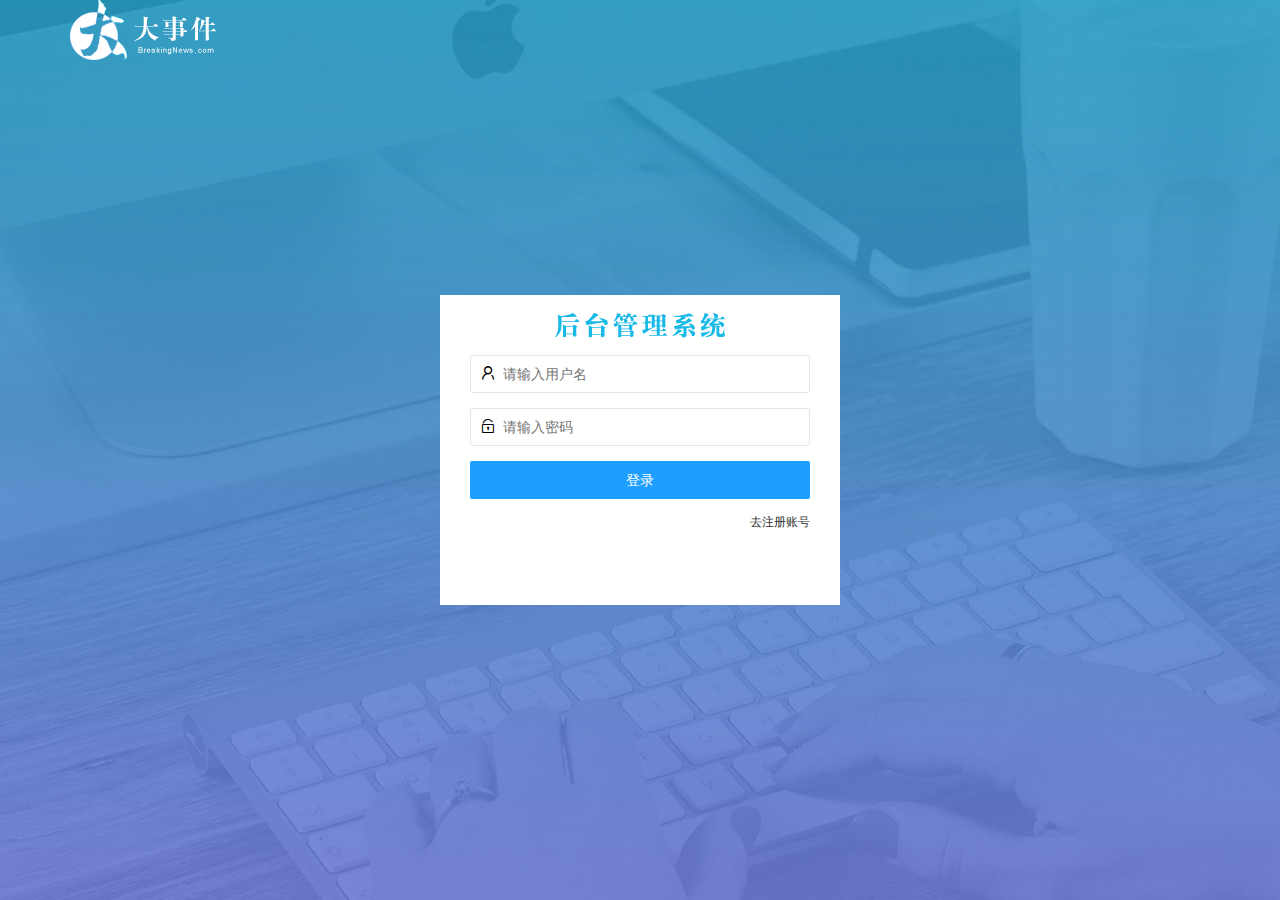
<file: login.html>
<!DOCTYPE html>
<html lang="en">
  <head>
    <meta charset="UTF-8" />
    <meta name="viewport" content="width=device-width, initial-scale=1.0" />
    <title>大事件-登录/注册</title>
    <!-- 导入 LayUI 的样式 -->
    <link rel="stylesheet" href="/assets/lib/layui/css/layui.css" />
    <!-- 导入自己的样式表 -->
    <link rel="stylesheet" href="/assets/css/login.css" />
  </head>
  <body>
    <!-- 头部的 Logo 区域 -->
    <div class="layui-main">
      <img src="/assets/images/logo.png" alt="" />
    </div>

    <!-- 登录注册区域 -->
    <div class="loginAndRegBox">
      <div class="title-box"></div>
      <!-- 登录的div -->
      <div class="login-box">
        <!-- 登录的表单 -->
        <form class="layui-form" id="form_login">
          <!-- 用户名 -->
          <div class="layui-form-item">
            <i class="layui-icon layui-icon-username"></i>
            <input type="text" name="username" required lay-verify="required" placeholder="请输入用户名" autocomplete="off" class="layui-input" />
          </div>
          <!-- 密码 -->
          <div class="layui-form-item">
            <i class="layui-icon layui-icon-password"></i>
            <input type="password" name="password" required lay-verify="required|pwd" placeholder="请输入密码" autocomplete="off" class="layui-input" />
          </div>
          <!-- 登录按钮 -->
          <div class="layui-form-item">
            <!-- 注意：表单提交按钮和普通按钮的区别，就是 lay-submit 属性 -->
            <button class="layui-btn layui-btn-fluid layui-btn-normal" lay-submit>登录</button>
          </div>
          <div class="layui-form-item links">
            <a href="javascript:;" id="link_reg">去注册账号</a>
          </div>
        </form>
      </div>
      <!-- 注册的div -->
      <div class="reg-box">
        <!-- 注册的表单 -->
        <form class="layui-form" id="form_reg">
          <!-- 用户名 -->
          <div class="layui-form-item">
            <i class="layui-icon layui-icon-username"></i>
            <input type="text" name="username" required lay-verify="required" placeholder="请输入用户名" autocomplete="off" class="layui-input" />
          </div>
          <!-- 密码 -->
          <div class="layui-form-item">
            <i class="layui-icon layui-icon-password"></i>
            <input type="password" name="password" required lay-verify="required|pwd" placeholder="请输入密码" autocomplete="off" class="layui-input" />
          </div>
          <!-- 密码确认框 -->
          <div class="layui-form-item">
            <i class="layui-icon layui-icon-password"></i>
            <input type="password" name="repassword" required lay-verify="required|pwd|repwd" placeholder="再次确认密码" autocomplete="off" class="layui-input" />
          </div>
          <!-- 注册按钮 -->
          <div class="layui-form-item">
            <!-- 注意：表单提交按钮和普通按钮的区别，就是 lay-submit 属性 -->
            <button class="layui-btn layui-btn-fluid layui-btn-normal" lay-submit>注册</button>
          </div>
          <div class="layui-form-item links">
            <a href="javascript:;" id="link_login">去登录</a>
          </div>
        </form>
      </div>
    </div>

    <!-- 导入 Layui 的JS文件 -->
    <script src="/assets/lib/layui/layui.all.js"></script>
    <!-- 导入 JQuery -->
    <script src="/assets/lib/jquery.js"></script>
    <script src="./assets/js/baseAPI.js"></script>
    <!-- 导入自己的 JavaScript 脚本 -->
    <script src="/assets/js/login.js"></script>
  </body>
</html>
</file>
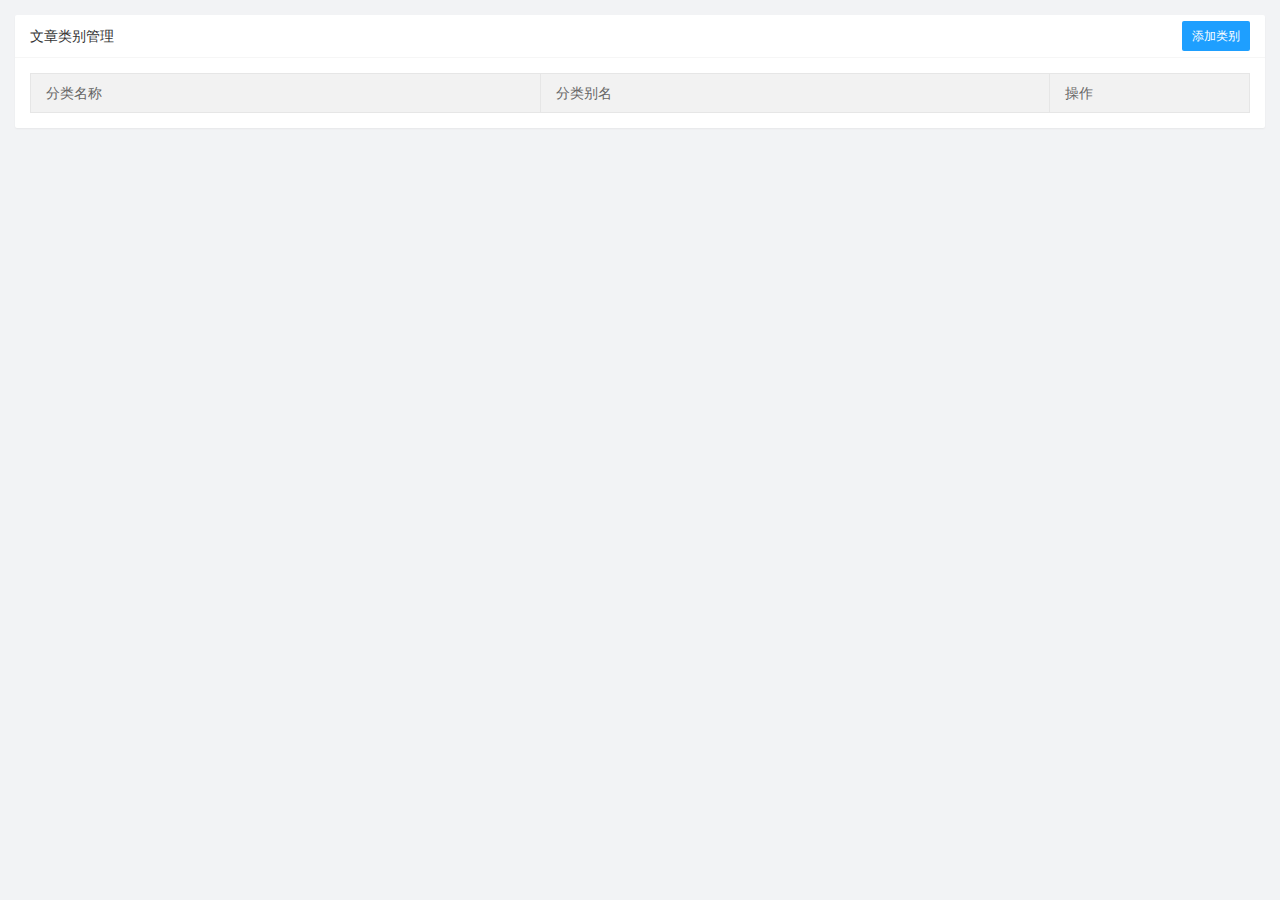
<file: article/art_cate.html>
<!DOCTYPE html>
<html lang="en">

<head>
    <meta charset="UTF-8">
    <meta http-equiv="X-UA-Compatible" content="IE=edge">
    <meta name="viewport" content="width=device-width, initial-scale=1.0">
    <title>Document</title>
    <link rel="stylesheet" href="/assets/lib/layui/css/layui.css" />
    <link rel="stylesheet" href="/assets/css/article/art_cate.css" />
</head>

<body>

    <div class="layui-card">
        <div class="layui-card-header">
            <span>文章类别管理</span>
            <button type="button" class="layui-btn layui-btn-normal layui-btn-sm" id="btnAddCate">添加类别</button>
        </div>
        <div class="layui-card-body">
            <table class="layui-table">
                <colgroup>
                    <col>
                    <col>
                    <col width="200">
                </colgroup>
                <thead>
                    <tr>
                        <th>分类名称</th>
                        <th>分类别名</th>
                        <th>操作</th>
                    </tr>
                </thead>
                <tbody>
                    
                </tbody>
            </table>
        </div>
    </div>
    <!-- 导入 layui 的js -->
    <script src="/assets/lib/layui/layui.all.js"></script>
    <!-- 导入 jQuery -->
    <script src="/assets/lib/jquery.js"></script>
    <!-- 导入 baseAPI -->
    <script src="/assets/js/baseAPI.js"></script>
    <!-- 导入模板引擎 -->
    <script src="/assets/lib/template-web.js"></script>
    <!-- 导入自己的 js -->
    <script src="/assets/js/article/art_cate.js"></script>
</body>

</html>
</file>
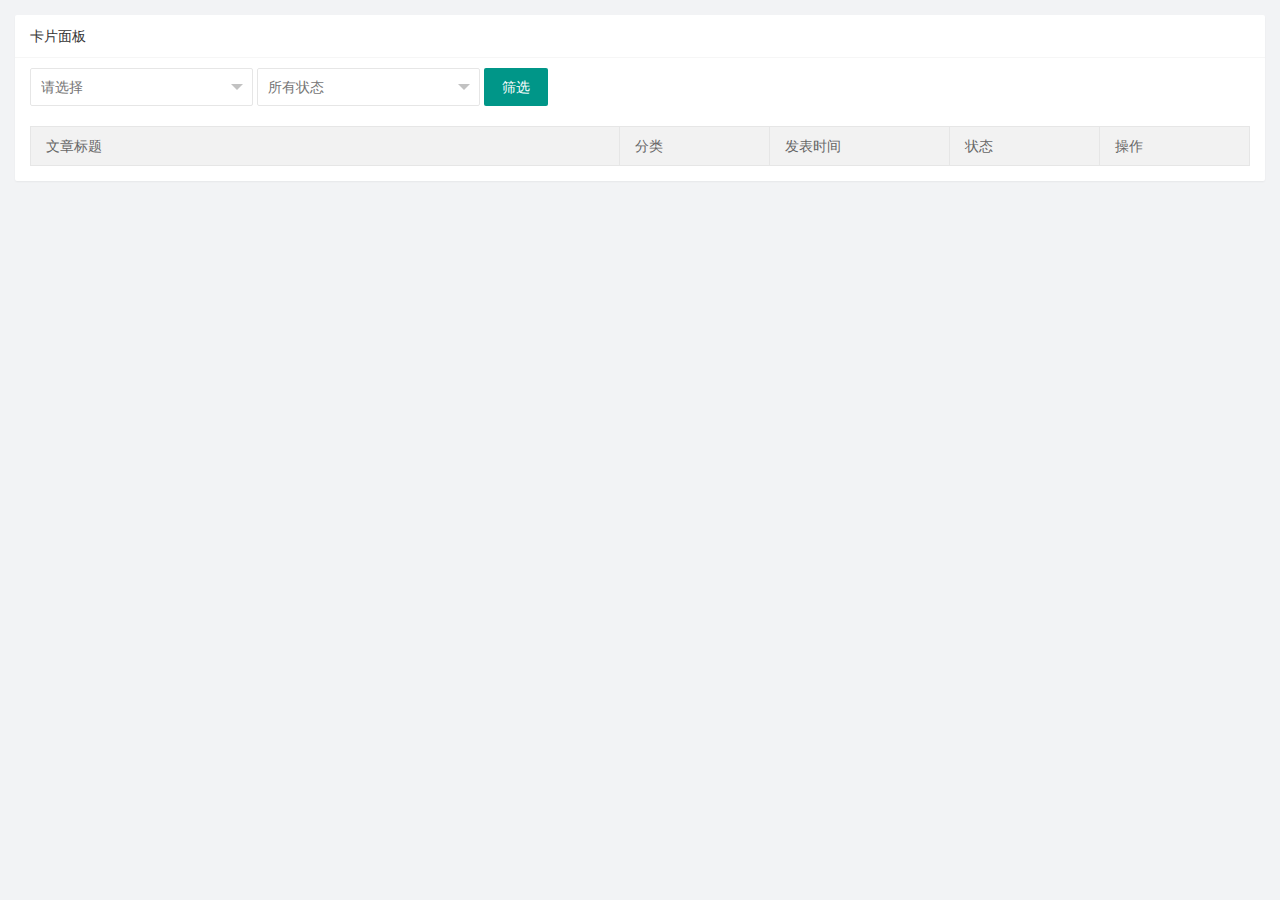
<file: article/art_lsit.html>
<!DOCTYPE html>
<html lang="en">

<head>
  <meta charset="UTF-8">
  <meta http-equiv="X-UA-Compatible" content="IE=edge">
  <meta name="viewport" content="width=device-width, initial-scale=1.0">
  <title>Document</title>
  <link rel="stylesheet" href="/assets/lib/layui/css/layui.css">
  <link rel="stylesheet" href="/assets/css/article/art_list.css">
</head>

<body>
  <div class="layui-card">
    <div class="layui-card-header">卡片面板</div>
    <div class="layui-card-body">
      <form class="layui-form"  id="form-search">

        <div class="layui-form-item layui-inline">
          <select name="cate_id">
            
            
          </select>
        </div>
        <div class="layui-form-item layui-inline">
          <select name="state">
            <option value="">所有状态</option>
              <option value="已发布">已发布</option>
              <option value="草稿">草稿</option>
          </select>
        </div>
        <div class="layui-form-item layui-inline">
          <button class="layui-btn" lay-submit lay-filter="formDemo">筛选</button>
        </div>
      </form>
      <table class="layui-table">
        <colgroup>
          <col>
          <col width="150">
          <col width="180">
          <col width="150">
          <col width="150">
        </colgroup>
        <thead>
          <tr>
            <th>文章标题</th>
            <th>分类</th>
            <th>发表时间</th>
            <th>状态</th>
            <th>操作</th>
          </tr>

        </thead>
        <tbody>

        </tbody>
      </table>
      <!-- 分页区 -->
      <div id="pageBox"></div>
    </div>
  </div>

  <script src="/assets/lib/layui/layui.all.js"></script>
  <script src="/assets/lib/jquery.js"></script>
  <script src="/assets/js/baseAPI.js"></script>
  <script src="/assets/js/article/art_list.js"></script>
</body>

</html>
</file>
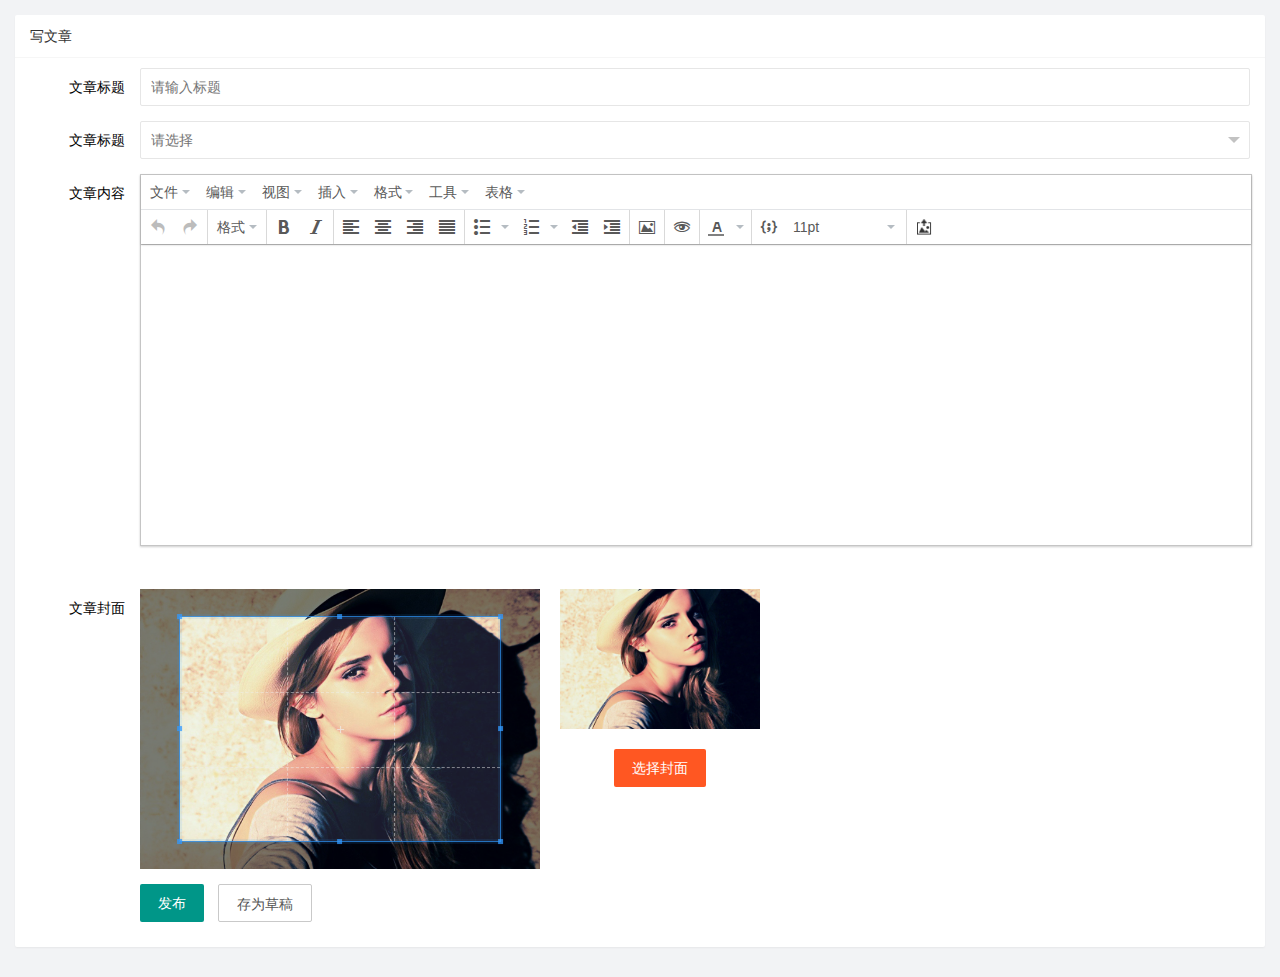
<file: article/art_pub.html>
<!DOCTYPE html>
<html lang="en">

<head>
    <meta charset="UTF-8">
    <meta name="viewport" content="width=device-width, initial-scale=1.0">
    <title>Document</title>
    <link rel="stylesheet" href="/assets/lib/layui/css/layui.css" />
    <link rel="stylesheet" href="/assets/lib/cropper/cropper.css" />
    <link rel="stylesheet" href="/assets/css/article/art_pub.css" />
</head>

<body>
    <div class="layui-card">
        <div class="layui-card-header">写文章</div>
        <div class="layui-card-body">
            <form class="layui-form" id="form-pub">
                <div class="layui-form-item">
                    <label class="layui-form-label">文章标题</label>
                    <div class="layui-input-block">
                        <input type="text" name="title" required lay-verify="required" placeholder="请输入标题"
                            autocomplete="off" class="layui-input">
                    </div>
                </div>
                <div class="layui-form-item">
                    <label class="layui-form-label">文章标题</label>
                    <div class="layui-input-block">
                        <select name="cate_id" lay-verify="required">
                        </select>
                    </div>
                </div>
                <div class="layui-form-item">
                    <!-- 左侧的 label -->
                    <label class="layui-form-label">文章内容</label>
                    <!-- 为富文本编辑器外部的容器设置高度 -->
                    <div class="layui-input-block" style="height: 400px;">
                        <!-- 重要：将来这个 textarea 会被初始化为富文本编辑器 -->
                        <textarea name="content" id="content"></textarea>
                    </div>
                </div>
                <div class="layui-form-item">
                    <!-- 左侧的 label -->
                    <label class="layui-form-label">文章封面</label>
                    <!-- 选择封面区域 -->
                    <div class="layui-input-block cover-box">
                        <!-- 左侧裁剪区域 -->
                        <div class="cover-left">
                            <img id="image" src="/assets/images/sample2.jpg" alt="" />
                        </div>
                        <!-- 右侧预览区域和选择封面区域 -->
                        <div class="cover-right">
                            <!-- 预览的区域 -->
                            <div class="img-preview"></div>
                            <!-- 选择封面按钮 -->
                            <button type="button" class="layui-btn layui-btn-danger" id="btnChooseImage">选择封面</button>
                            <!-- 隐藏的文件选择框 -->
                            <input type="file" id="coverFile" style="display: none;"
                                accept="image/png,image/jpeg,image/gif" />
                        </div>
                    </div>
                </div>
                <!-- 第五行 -->
                <div class="layui-form-item">
                    <div class="layui-input-block">
                        <button class="layui-btn" lay-submit>发布</button>
                        <button class="layui-btn layui-btn-primary" lay-submit id="btnSave2">存为草稿</button>
                    </div>
                </div>
            </form>
        </div>
    </div>
    <!-- 导入第三方的 JS 插件 -->
    <script src="/assets/lib/layui/layui.all.js"></script>
    <script src="/assets/lib/jquery.js"></script>
    <script src="/assets/js/baseAPI.js"></script>
    <script src="/assets/lib/tinymce/tinymce.min.js"></script>
    <script src="/assets/lib/tinymce/tinymce_setup.js"></script>
    <script src="/assets/lib/cropper/Cropper.js"></script>
    <script src="/assets/lib/cropper/jquery-cropper.js"></script>
    <!-- 导入自己的 JS -->
    <script src="/assets/js/article/art_pub.js"></script>
</body>

</html>
</file>
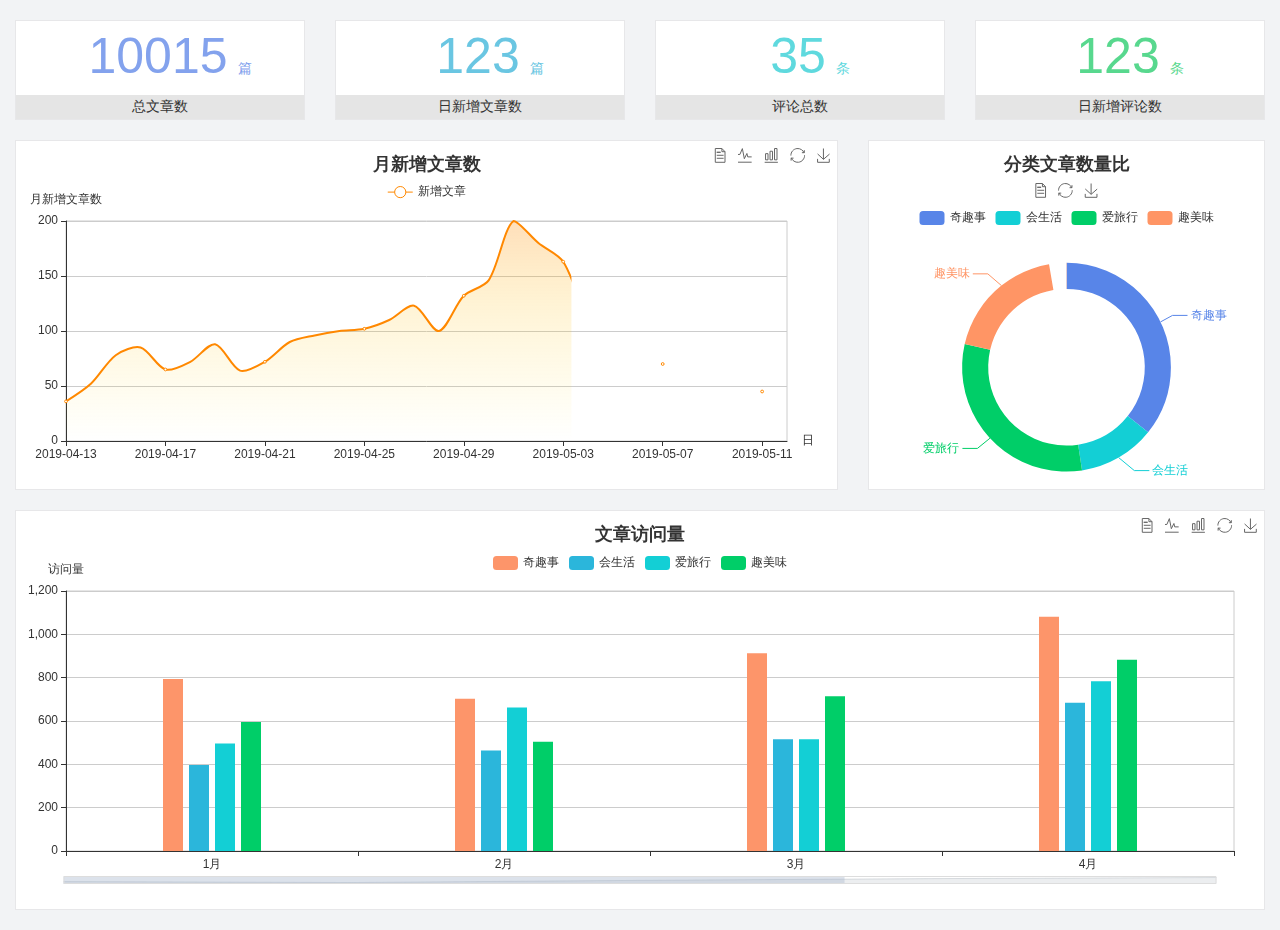
<file: home/dashboard.html>
<!DOCTYPE html>
<html lang="en">

<head>
  <meta charset="UTF-8">
  <meta name="viewport" content="width=device-width, initial-scale=1.0">
  <meta http-equiv="X-UA-Compatible" content="ie=edge">
  <title>图表统计</title>
  <link rel="stylesheet" href="../../assets/lib/bootstrap.css" />
  <link rel="stylesheet" href="../../assets/lib/main.css" />
  <script src="../../assets/lib/jquery.js"></script>
  <script type="text/javascript" src="../../assets/lib/echarts.min.js"></script>
</head>

<body>
  <div class="container-fluid">
    <div class="row spannel_list">
      <div class="col-sm-3 col-xs-6">
        <div class="spannel">
          <em>10015</em><span>篇</span>
          <b>总文章数</b>
        </div>
      </div>
      <div class="col-sm-3 col-xs-6">
        <div class="spannel scolor01">
          <em>123</em><span>篇</span>
          <b>日新增文章数</b>
        </div>
      </div>
      <div class="col-sm-3 col-xs-6">
        <div class="spannel scolor02">
          <em>35</em><span>条</span>
          <b>评论总数</b>
        </div>
      </div>
      <div class="col-sm-3 col-xs-6">
        <div class="spannel scolor03">
          <em>123</em><span>条</span>
          <b>日新增评论数</b>
        </div>
      </div>
    </div>
  </div>

  <div class="container-fluid">
    <div class="row curve-pie">
      <div class="col-lg-8 col-md-8">
        <div class="gragh_pannel" id="curve_show"></div>
      </div>
      <div class="col-lg-4 col-md-4">
        <div class="gragh_pannel" id="pie_show"></div>
      </div>
    </div>
  </div>

  <div class="container-fluid">
    <div class="column_pannel" id="column_show"></div>
  </div>

  <script>
    var oChart = echarts.init(document.getElementById('curve_show'));
    var aList_all = [
      { 'count': 36, 'date': '2019-04-13' },
      { 'count': 52, 'date': '2019-04-14' },
      { 'count': 78, 'date': '2019-04-15' },
      { 'count': 85, 'date': '2019-04-16' },
      { 'count': 65, 'date': '2019-04-17' },
      { 'count': 72, 'date': '2019-04-18' },
      { 'count': 88, 'date': '2019-04-19' },
      { 'count': 64, 'date': '2019-04-20' },
      { 'count': 72, 'date': '2019-04-21' },
      { 'count': 90, 'date': '2019-04-22' },
      { 'count': 96, 'date': '2019-04-23' },
      { 'count': 100, 'date': '2019-04-24' },
      { 'count': 102, 'date': '2019-04-25' },
      { 'count': 110, 'date': '2019-04-26' },
      { 'count': 123, 'date': '2019-04-27' },
      { 'count': 100, 'date': '2019-04-28' },
      { 'count': 132, 'date': '2019-04-29' },
      { 'count': 146, 'date': '2019-04-30' },
      { 'count': 200, 'date': '2019-05-01' },
      { 'count': 180, 'date': '2019-05-02' },
      { 'count': 163, 'date': '2019-05-03' },
      { 'count': 110, 'date': '2019-05-04' },
      { 'count': 80, 'date': '2019-05-05' },
      { 'count': 82, 'date': '2019-05-06' },
      { 'count': 70, 'date': '2019-05-07' },
      { 'count': 65, 'date': '2019-05-08' },
      { 'count': 54, 'date': '2019-05-09' },
      { 'count': 40, 'date': '2019-05-10' },
      { 'count': 45, 'date': '2019-05-11' },
      { 'count': 38, 'date': '2019-05-12' },
    ];

    let aCount = [];
    let aDate = [];

    for (var i = 0; i < aList_all.length; i++) {
      aCount.push(aList_all[i].count);
      aDate.push(aList_all[i].date);
    }

    var chartopt = {
      title: {
        text: '月新增文章数',
        left: 'center',
        top: '10'
      },
      tooltip: {
        trigger: 'axis'
      },
      legend: {
        data: ['新增文章'],
        top: '40'
      },
      toolbox: {
        show: true,
        feature: {
          mark: { show: true },
          dataView: { show: true, readOnly: false },
          magicType: { show: true, type: ['line', 'bar'] },
          restore: { show: true },
          saveAsImage: { show: true }
        }
      },
      calculable: true,
      xAxis: [
        {
          name: '日',
          type: 'category',
          boundaryGap: false,
          data: aDate
        }
      ],
      yAxis: [
        {
          name: '月新增文章数',
          type: 'value'
        }
      ],
      series: [
        {
          name: '新增文章',
          type: 'line',
          smooth: true,
          itemStyle: { normal: { areaStyle: { type: 'default' }, color: '#f80' }, lineStyle: { color: '#f80' } },
          data: aCount
        }],
      areaStyle: {
        normal: {
          color: new echarts.graphic.LinearGradient(0, 0, 0, 1, [{
            offset: 0,
            color: 'rgba(255,136,0,0.39)'
          }, {
            offset: .34,
            color: 'rgba(255,180,0,0.25)'
          }, {
            offset: 1,
            color: 'rgba(255,222,0,0.00)'
          }])

        }
      },
      grid: {
        show: true,
        x: 50,
        x2: 50,
        y: 80,
        height: 220
      }
    };

    oChart.setOption(chartopt);


    var oPie = echarts.init(document.getElementById('pie_show'));
    var oPieopt =
    {
      title: {
        top: 10,
        text: '分类文章数量比',
        x: 'center'
      },
      tooltip: {
        trigger: 'item',
        formatter: "{a} <br/>{b} : {c} ({d}%)"
      },
      color: ['#5885e8', '#13cfd5', '#00ce68', '#ff9565'],
      legend: {
        x: 'center',
        top: 65,
        data: ['奇趣事', '会生活', '爱旅行', '趣美味']
      },
      toolbox: {
        show: true,
        x: 'center',
        top: 35,
        feature: {
          mark: { show: true },
          dataView: { show: true, readOnly: false },
          magicType: {
            show: true,
            type: ['pie', 'funnel'],
            option: {
              funnel: {
                x: '25%',
                width: '50%',
                funnelAlign: 'left',
                max: 1548
              }
            }
          },
          restore: { show: true },
          saveAsImage: { show: true }
        }
      },
      calculable: true,
      series: [
        {
          name: '访问来源',
          type: 'pie',
          radius: ['45%', '60%'],
          center: ['50%', '65%'],
          data: [
            { value: 300, name: '奇趣事' },
            { value: 100, name: '会生活' },
            { value: 260, name: '爱旅行' },
            { value: 180, name: '趣美味' }
          ]
        }
      ]
    };
    oPie.setOption(oPieopt);



    var oColumn = this.echarts.init(document.getElementById('column_show'));
    var oColumnopt =
    {
      title: {
        text: '文章访问量',
        left: 'center',
        top: '10'
      },
      tooltip: {
        trigger: 'axis'
      },
      legend: {
        data: ['奇趣事', '会生活', '爱旅行', '趣美味'],
        top: '40'
      },
      toolbox: {
        show: true,
        feature: {
          mark: { show: true },
          dataView: { show: true, readOnly: false },
          magicType: { show: true, type: ['line', 'bar'] },
          restore: { show: true },
          saveAsImage: { show: true }
        }
      },
      calculable: true,
      xAxis: [
        {
          type: 'category',
          data: ['1月', '2月', '3月', '4月', '5月']
        }
      ],
      yAxis: [
        {
          name: '访问量',
          type: 'value'
        }
      ],
      series: [
        {
          name: '奇趣事',
          type: 'bar',
          barWidth: 20,
          itemStyle: {
            normal: { areaStyle: { type: 'default' }, color: '#fd956a' }
          },
          data: [800, 708, 920, 1090, 1200]
        },
        {
          name: '会生活',
          type: 'bar',
          barWidth: 20,
          itemStyle: {
            normal: { areaStyle: { type: 'default' }, color: '#2bb6db' }
          },
          data: [400, 468, 520, 690, 800]
        },
        {
          name: '爱旅行',
          type: 'bar',
          barWidth: 20,
          itemStyle: {
            normal: { areaStyle: { type: 'default' }, color: '#13cfd5' }
          },
          data: [500, 668, 520, 790, 900]
        },
        {
          name: '趣美味',
          type: 'bar',
          barWidth: 20,
          itemStyle: {
            normal: { areaStyle: { type: 'default' }, color: '#00ce68' }
          },
          data: [600, 508, 720, 890, 1000]
        }
      ],
      grid: {
        show: true,
        x: 50,
        x2: 30,
        y: 80,
        height: 260
      },
      dataZoom: [//给x轴设置滚动条
        {
          start: 0,//默认为0
          end: 100 - 1000 / 31,//默认为100
          type: 'slider',
          show: true,
          xAxisIndex: [0],
          handleSize: 0,//滑动条的 左右2个滑动条的大小
          height: 8,//组件高度
          left: 45, //左边的距离
          right: 50,//右边的距离
          bottom: 26,//右边的距离
          handleColor: '#ddd',//h滑动图标的颜色
          handleStyle: {
            borderColor: "#cacaca",
            borderWidth: "1",
            shadowBlur: 2,
            background: "#ddd",
            shadowColor: "#ddd",
          }
        }]
    };
    oColumn.setOption(oColumnopt);
  </script>
</body>

</html>
</file>
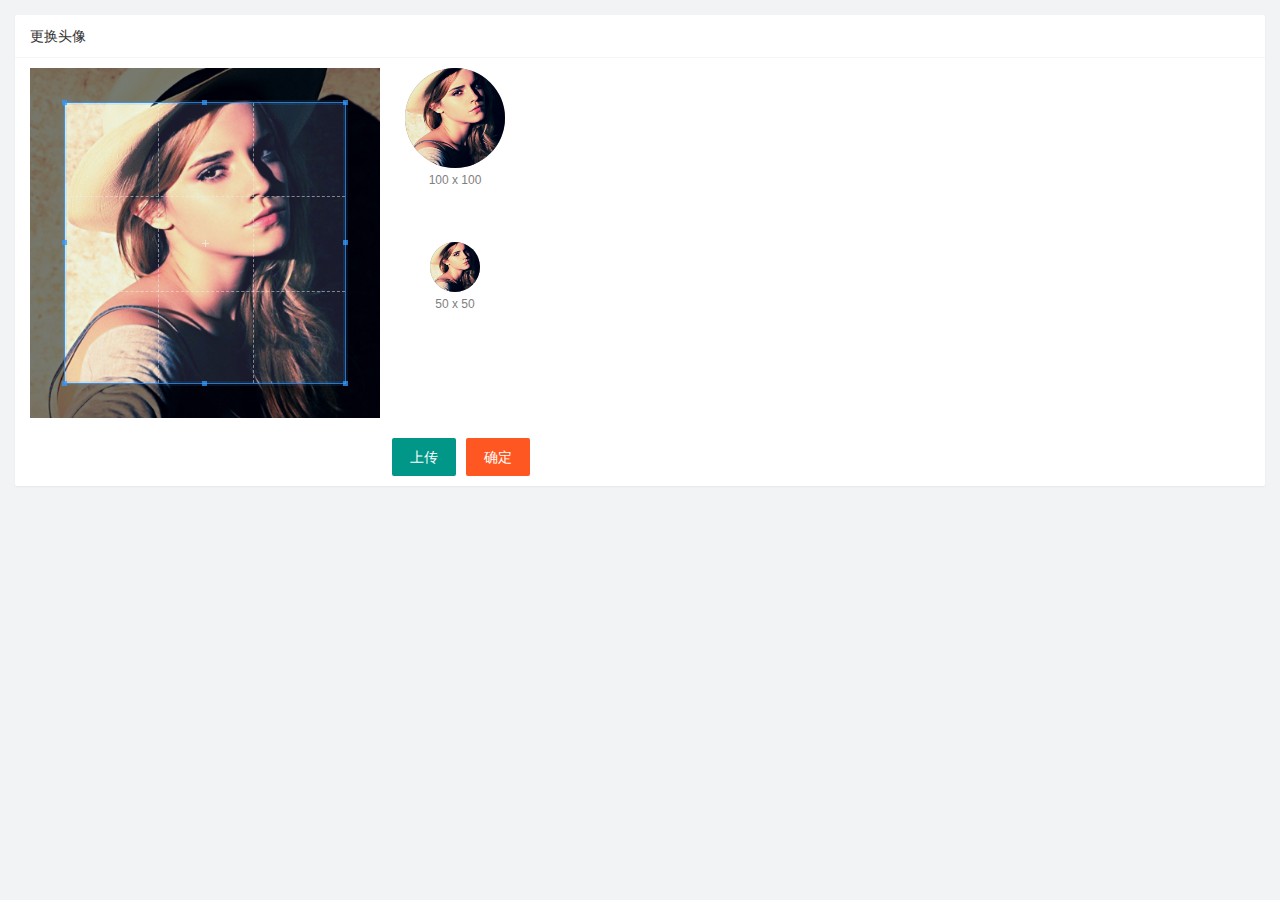
<file: user/user_avatar.html>
<!DOCTYPE html>
<html lang="en">

<head>
    <meta charset="UTF-8">
    <meta http-equiv="X-UA-Compatible" content="IE=edge">
    <meta name="viewport" content="width=device-width, initial-scale=1.0">
    <title>Document</title>
    <link rel="stylesheet" href="/assets/lib/layui/css/layui.css">
    <link rel="stylesheet" href="/assets/lib/cropper/cropper.css" />
    <link rel="stylesheet" href="/assets/css/user/user_avatar.css">
</head>

<body>
    <div class="layui-card">
        <div class="layui-card-header">更换头像</div>
        <div class="layui-card-body">
             <!-- 第一行的图片裁剪和预览区域 -->
  <div class="row1">
    <!-- 图片裁剪区域 -->
    <div class="cropper-box">
      <!-- 这个 img 标签很重要，将来会把它初始化为裁剪区域 -->
      <img id="image" src="/assets/images/sample.jpg" />
    </div>
    <!-- 图片的预览区域 -->
    <div class="preview-box">
      <div>
        <!-- 宽高为 100px 的预览区域 -->
        <div class="img-preview w100"></div>
        <p class="size">100 x 100</p>
      </div>
      <div>
        <!-- 宽高为 50px 的预览区域 -->
        <div class="img-preview w50"></div>
        <p class="size">50 x 50</p>
      </div>
    </div>
  </div>

  <!-- 第二行的按钮区域 -->
  <div class="row2">
    <input type="file" id="file" accept="image/png,image/jpeg">
    <button type="button" class="layui-btn" id="btnChooseImage">上传</button>
    <button type="button" class="layui-btn layui-btn-danger" id="btnUpload">确定</button>
  </div>
        </div>
    </div>
    <script src="/assets/lib/layui/layui.all.js"></script>
    <script src="/assets/lib/jquery.js"></script>
    <script src="/assets/lib/cropper/Cropper.js"></script>
    <script src="/assets/lib/cropper/jquery-cropper.js"></script>
    <script src="/assets/js/baseAPI.js"></script>
    <script src="/assets/js/user/user_avatar.js"></script>
</body>

</html>
</file>
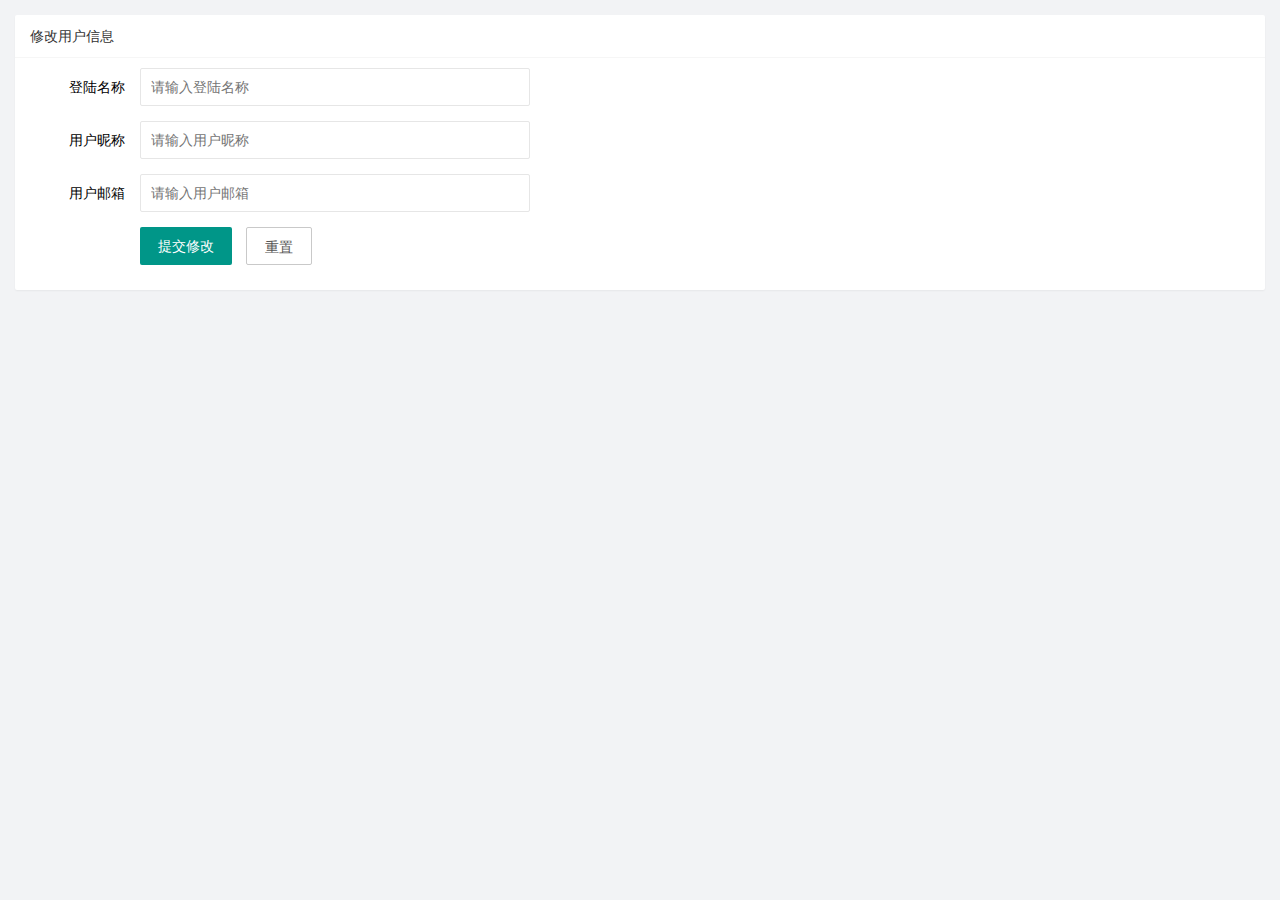
<file: user/user_info.html>
<!DOCTYPE html>
<html lang="en">

<head>
    <meta charset="UTF-8">
    <meta http-equiv="X-UA-Compatible" content="IE=edge">
    <meta name="viewport" content="width=device-width, initial-scale=1.0">
    <title>Document</title>
    <link rel="stylesheet" href="../assets/lib/layui/css/layui.css">
    <!-- 导入自己的样式 -->
    <link rel="stylesheet" href="/assets/css/user/user_info.css" />
</head>

<body>

    <div class="layui-card">
        <div class="layui-card-header">修改用户信息</div>
        <div class="layui-card-body">
            <form class="layui-form" lay-filter="formUserInfo">
                <input type="hidden" name="id">
                <div class="layui-form-item">
                    <label class="layui-form-label">登陆名称</label>
                    <div class="layui-input-block">
                        <input type="text" name="username" required lay-verify="required" placeholder="请输入登陆名称"
                            autocomplete="off" class="layui-input" readonly>
                    </div>
                </div>
                <div class="layui-form-item">
                    <label class="layui-form-label">用户昵称</label>
                    <div class="layui-input-block">
                        <input type="text" name="nickname" required lay-verify="required|nickname" placeholder="请输入用户昵称"
                            autocomplete="off" class="layui-input">
                    </div>
                </div>
                <div class="layui-form-item">
                    <label class="layui-form-label">用户邮箱</label>
                    <div class="layui-input-block">
                        <input type="text" name="email" required lay-verify="required|email" placeholder="请输入用户邮箱"
                            autocomplete="off" class="layui-input">
                    </div>
                </div>
                <div class="layui-form-item">
                    <div class="layui-input-block">
                        <button class="layui-btn" lay-submit lay-filter="formDemo">提交修改</button>
                        <button type="reset" class="layui-btn layui-btn-primary" id="btnReset">重置</button>
                    </div>
                </div>
            </form>
        </div>
    </div>
    <!-- 导入 layui 的 js -->
    <script src="/assets/lib/layui/layui.all.js"></script>
    <!-- 导入 jquery -->
    <script src="/assets/lib/jquery.js"></script>
    <!-- 导入 baseAPI -->
    <script src="/assets/js/baseAPI.js"></script>
    <!-- 导入自己的 js -->
    <script src="/assets/js/user/user_info.js"></script>
</body>

</html>
</file>
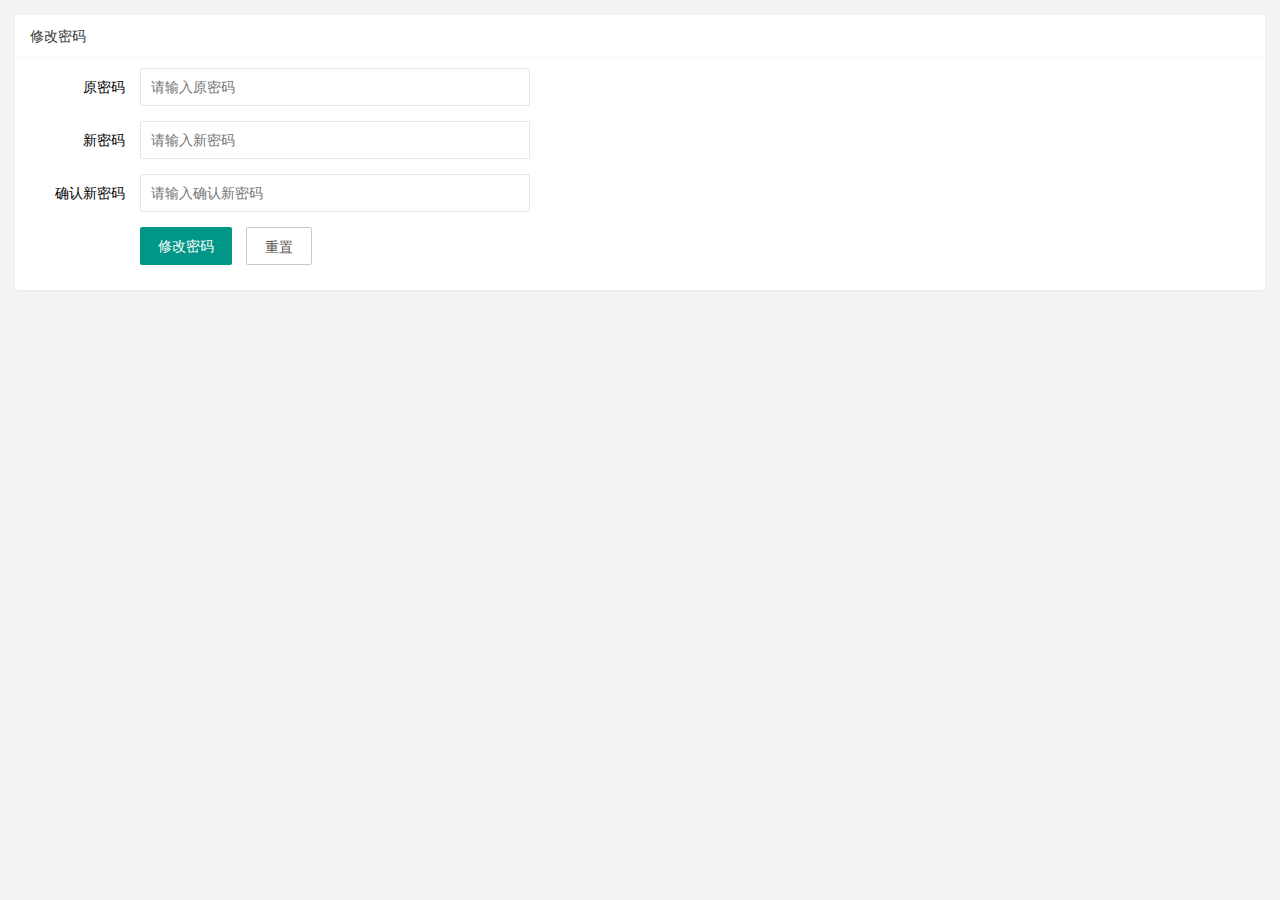
<file: user/user_pwd.html>
<!DOCTYPE html>
<html lang="en">

<head>
    <meta charset="UTF-8">
    <meta http-equiv="X-UA-Compatible" content="IE=edge">
    <meta name="viewport" content="width=device-width, initial-scale=1.0">
    <title>Document</title>
    <link rel="stylesheet" href="../assets/lib/layui/css/layui.css">
    <link rel="stylesheet" href="../assets/css/user/user_pwd.css">
</head>

<body>
    <div class="layui-card">
        <div class="layui-card-header">修改密码</div>
        <div class="layui-card-body">
            <form class="layui-form" action="">
                <div class="layui-form-item">
                    <label class="layui-form-label">原密码</label>
                    <div class="layui-input-block">
                        <input type="password" name="oldPwd" required lay-verify="required|pass" placeholder="请输入原密码"
                            autocomplete="off" class="layui-input">
                    </div>
                </div>
                <div class="layui-form-item">
                    <label class="layui-form-label">新密码</label>
                    <div class="layui-input-block">
                        <input type="password" name="newPwd" required lay-verify="required|pass|samePwd" placeholder="请输入新密码"
                            autocomplete="off" class="layui-input">
                    </div>
                </div>
                <div class="layui-form-item">
                    <label class="layui-form-label">确认新密码</label>
                    <div class="layui-input-block">
                        <input type="password" name="rePwd" required lay-verify="required|pass|rePwd" placeholder="请输入确认新密码"
                            autocomplete="off" class="layui-input">
                    </div>
                </div>
                <div class="layui-form-item">
                    <div class="layui-input-block">
                      <button class="layui-btn" lay-submit lay-filter="formDemo">修改密码</button>
                      <button type="reset" class="layui-btn layui-btn-primary">重置</button>
                    </div>
                  </div>
            </form>
        </div>
    </div>

       <!-- 导入 layui 的 js -->
       <script src="/assets/lib/layui/layui.all.js"></script>
       <!-- 导入 jQuery -->
       <script src="/assets/lib/jquery.js"></script>
       <!-- 导入 baseAPI -->
       <script src="/assets/js/baseAPI.js"></script>
       <!-- 导入自己的 js -->
       <script src="/assets/js/user/user_pwd.js"></script>
   
</body>

</html>
</file>
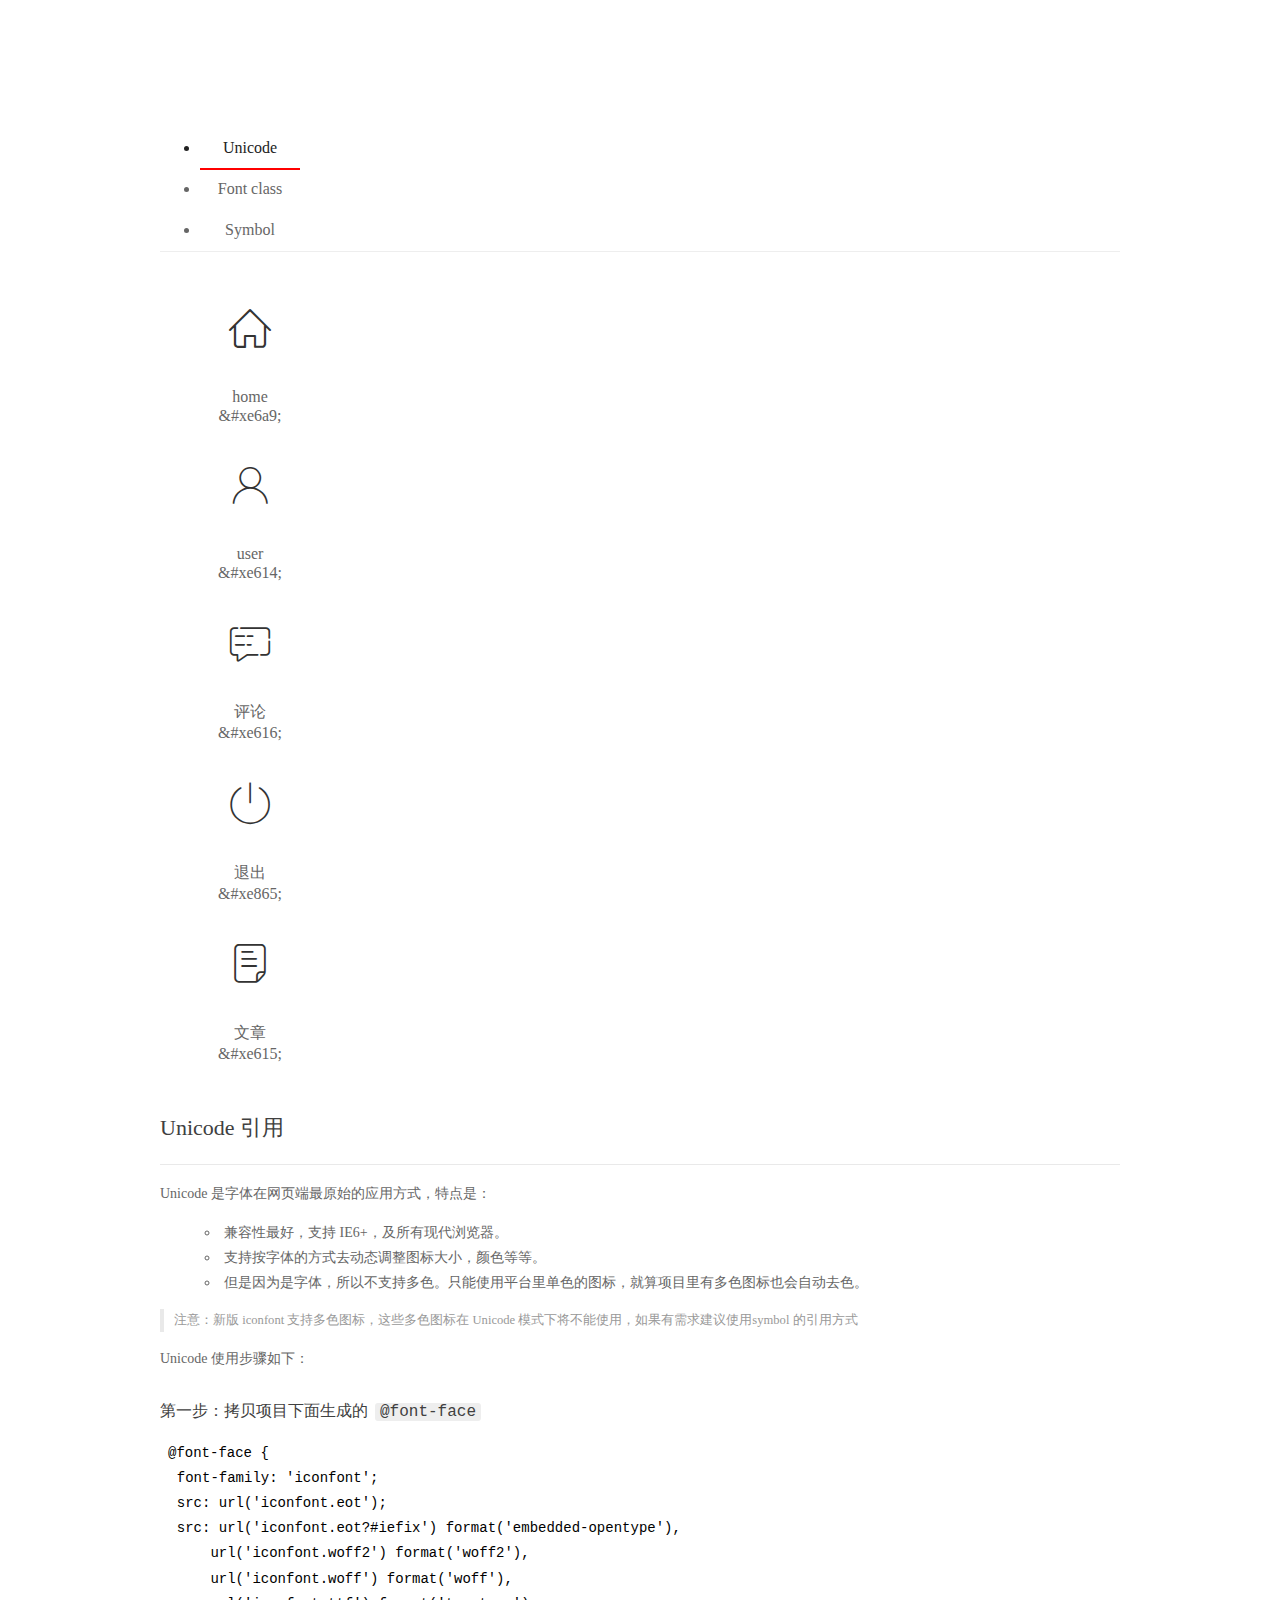
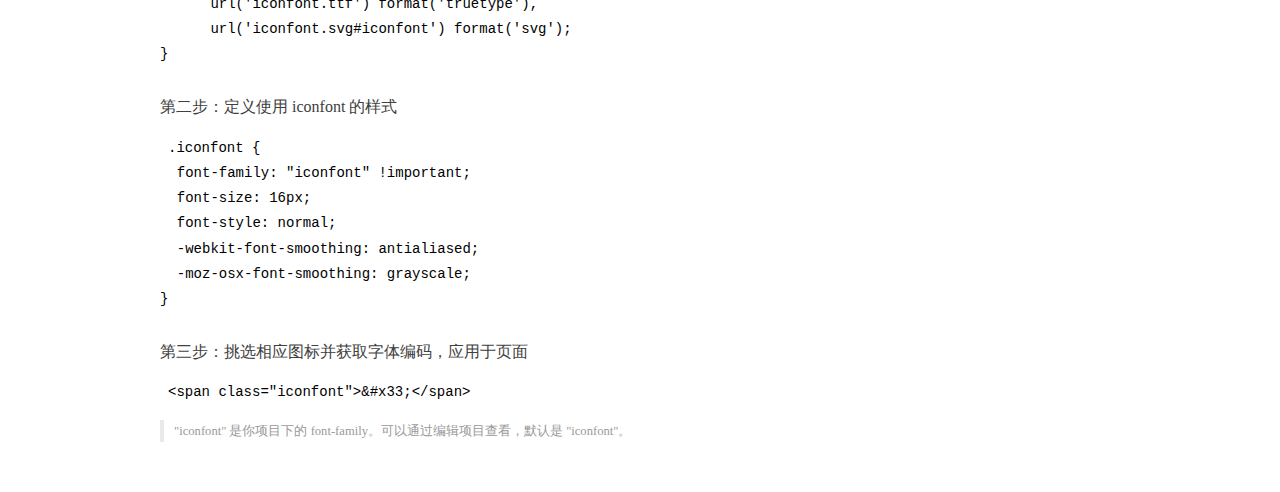
<file: assets/fonts/demo_index.html>
<!DOCTYPE html>
<html>
<head>
  <meta charset="utf-8"/>
  <title>IconFont Demo</title>
  <link rel="shortcut icon" href="https://gtms04.alicdn.com/tps/i4/TB1_oz6GVXXXXaFXpXXJDFnIXXX-64-64.ico" type="image/x-icon"/>
  <link rel="stylesheet" href="https://g.alicdn.com/thx/cube/1.3.2/cube.min.css">
  <link rel="stylesheet" href="demo.css">
  <link rel="stylesheet" href="iconfont.css">
  <script src="iconfont.js"></script>
  <!-- jQuery -->
  <script src="https://a1.alicdn.com/oss/uploads/2018/12/26/7bfddb60-08e8-11e9-9b04-53e73bb6408b.js"></script>
  <!-- 代码高亮 -->
  <script src="https://a1.alicdn.com/oss/uploads/2018/12/26/a3f714d0-08e6-11e9-8a15-ebf944d7534c.js"></script>
</head>
<body>
  <div class="main">
    <h1 class="logo"><a href="https://www.iconfont.cn/" title="iconfont 首页" target="_blank">&#xe86b;</a></h1>
    <div class="nav-tabs">
      <ul id="tabs" class="dib-box">
        <li class="dib active"><span>Unicode</span></li>
        <li class="dib"><span>Font class</span></li>
        <li class="dib"><span>Symbol</span></li>
      </ul>
      
    </div>
    <div class="tab-container">
      <div class="content unicode" style="display: block;">
          <ul class="icon_lists dib-box">
          
            <li class="dib">
              <span class="icon iconfont">&#xe6a9;</span>
                <div class="name">home</div>
                <div class="code-name">&amp;#xe6a9;</div>
              </li>
          
            <li class="dib">
              <span class="icon iconfont">&#xe614;</span>
                <div class="name">user</div>
                <div class="code-name">&amp;#xe614;</div>
              </li>
          
            <li class="dib">
              <span class="icon iconfont">&#xe616;</span>
                <div class="name">评论</div>
                <div class="code-name">&amp;#xe616;</div>
              </li>
          
            <li class="dib">
              <span class="icon iconfont">&#xe865;</span>
                <div class="name">退出</div>
                <div class="code-name">&amp;#xe865;</div>
              </li>
          
            <li class="dib">
              <span class="icon iconfont">&#xe615;</span>
                <div class="name">文章</div>
                <div class="code-name">&amp;#xe615;</div>
              </li>
          
          </ul>
          <div class="article markdown">
          <h2 id="unicode-">Unicode 引用</h2>
          <hr>

          <p>Unicode 是字体在网页端最原始的应用方式，特点是：</p>
          <ul>
            <li>兼容性最好，支持 IE6+，及所有现代浏览器。</li>
            <li>支持按字体的方式去动态调整图标大小，颜色等等。</li>
            <li>但是因为是字体，所以不支持多色。只能使用平台里单色的图标，就算项目里有多色图标也会自动去色。</li>
          </ul>
          <blockquote>
            <p>注意：新版 iconfont 支持多色图标，这些多色图标在 Unicode 模式下将不能使用，如果有需求建议使用symbol 的引用方式</p>
          </blockquote>
          <p>Unicode 使用步骤如下：</p>
          <h3 id="-font-face">第一步：拷贝项目下面生成的 <code>@font-face</code></h3>
<pre><code class="language-css"
>@font-face {
  font-family: 'iconfont';
  src: url('iconfont.eot');
  src: url('iconfont.eot?#iefix') format('embedded-opentype'),
      url('iconfont.woff2') format('woff2'),
      url('iconfont.woff') format('woff'),
      url('iconfont.ttf') format('truetype'),
      url('iconfont.svg#iconfont') format('svg');
}
</code></pre>
          <h3 id="-iconfont-">第二步：定义使用 iconfont 的样式</h3>
<pre><code class="language-css"
>.iconfont {
  font-family: "iconfont" !important;
  font-size: 16px;
  font-style: normal;
  -webkit-font-smoothing: antialiased;
  -moz-osx-font-smoothing: grayscale;
}
</code></pre>
          <h3 id="-">第三步：挑选相应图标并获取字体编码，应用于页面</h3>
<pre>
<code class="language-html"
>&lt;span class="iconfont"&gt;&amp;#x33;&lt;/span&gt;
</code></pre>
          <blockquote>
            <p>"iconfont" 是你项目下的 font-family。可以通过编辑项目查看，默认是 "iconfont"。</p>
          </blockquote>
          </div>
      </div>
      <div class="content font-class">
        <ul class="icon_lists dib-box">
          
          <li class="dib">
            <span class="icon iconfont icon-home"></span>
            <div class="name">
              home
            </div>
            <div class="code-name">.icon-home
            </div>
          </li>
          
          <li class="dib">
            <span class="icon iconfont icon-user"></span>
            <div class="name">
              user
            </div>
            <div class="code-name">.icon-user
            </div>
          </li>
          
          <li class="dib">
            <span class="icon iconfont icon-pinglun"></span>
            <div class="name">
              评论
            </div>
            <div class="code-name">.icon-pinglun
            </div>
          </li>
          
          <li class="dib">
            <span class="icon iconfont icon-tuichu"></span>
            <div class="name">
              退出
            </div>
            <div class="code-name">.icon-tuichu
            </div>
          </li>
          
          <li class="dib">
            <span class="icon iconfont icon-16"></span>
            <div class="name">
              文章
            </div>
            <div class="code-name">.icon-16
            </div>
          </li>
          
        </ul>
        <div class="article markdown">
        <h2 id="font-class-">font-class 引用</h2>
        <hr>

        <p>font-class 是 Unicode 使用方式的一种变种，主要是解决 Unicode 书写不直观，语意不明确的问题。</p>
        <p>与 Unicode 使用方式相比，具有如下特点：</p>
        <ul>
          <li>兼容性良好，支持 IE8+，及所有现代浏览器。</li>
          <li>相比于 Unicode 语意明确，书写更直观。可以很容易分辨这个 icon 是什么。</li>
          <li>因为使用 class 来定义图标，所以当要替换图标时，只需要修改 class 里面的 Unicode 引用。</li>
          <li>不过因为本质上还是使用的字体，所以多色图标还是不支持的。</li>
        </ul>
        <p>使用步骤如下：</p>
        <h3 id="-fontclass-">第一步：引入项目下面生成的 fontclass 代码：</h3>
<pre><code class="language-html">&lt;link rel="stylesheet" href="./iconfont.css"&gt;
</code></pre>
        <h3 id="-">第二步：挑选相应图标并获取类名，应用于页面：</h3>
<pre><code class="language-html">&lt;span class="iconfont icon-xxx"&gt;&lt;/span&gt;
</code></pre>
        <blockquote>
          <p>"
            iconfont" 是你项目下的 font-family。可以通过编辑项目查看，默认是 "iconfont"。</p>
        </blockquote>
      </div>
      </div>
      <div class="content symbol">
          <ul class="icon_lists dib-box">
          
            <li class="dib">
                <svg class="icon svg-icon" aria-hidden="true">
                  <use xlink:href="#icon-home"></use>
                </svg>
                <div class="name">home</div>
                <div class="code-name">#icon-home</div>
            </li>
          
            <li class="dib">
                <svg class="icon svg-icon" aria-hidden="true">
                  <use xlink:href="#icon-user"></use>
                </svg>
                <div class="name">user</div>
                <div class="code-name">#icon-user</div>
            </li>
          
            <li class="dib">
                <svg class="icon svg-icon" aria-hidden="true">
                  <use xlink:href="#icon-pinglun"></use>
                </svg>
                <div class="name">评论</div>
                <div class="code-name">#icon-pinglun</div>
            </li>
          
            <li class="dib">
                <svg class="icon svg-icon" aria-hidden="true">
                  <use xlink:href="#icon-tuichu"></use>
                </svg>
                <div class="name">退出</div>
                <div class="code-name">#icon-tuichu</div>
            </li>
          
            <li class="dib">
                <svg class="icon svg-icon" aria-hidden="true">
                  <use xlink:href="#icon-16"></use>
                </svg>
                <div class="name">文章</div>
                <div class="code-name">#icon-16</div>
            </li>
          
          </ul>
          <div class="article markdown">
          <h2 id="symbol-">Symbol 引用</h2>
          <hr>

          <p>这是一种全新的使用方式，应该说这才是未来的主流，也是平台目前推荐的用法。相关介绍可以参考这篇<a href="">文章</a>
            这种用法其实是做了一个 SVG 的集合，与另外两种相比具有如下特点：</p>
          <ul>
            <li>支持多色图标了，不再受单色限制。</li>
            <li>通过一些技巧，支持像字体那样，通过 <code>font-size</code>, <code>color</code> 来调整样式。</li>
            <li>兼容性较差，支持 IE9+，及现代浏览器。</li>
            <li>浏览器渲染 SVG 的性能一般，还不如 png。</li>
          </ul>
          <p>使用步骤如下：</p>
          <h3 id="-symbol-">第一步：引入项目下面生成的 symbol 代码：</h3>
<pre><code class="language-html">&lt;script src="./iconfont.js"&gt;&lt;/script&gt;
</code></pre>
          <h3 id="-css-">第二步：加入通用 CSS 代码（引入一次就行）：</h3>
<pre><code class="language-html">&lt;style&gt;
.icon {
  width: 1em;
  height: 1em;
  vertical-align: -0.15em;
  fill: currentColor;
  overflow: hidden;
}
&lt;/style&gt;
</code></pre>
          <h3 id="-">第三步：挑选相应图标并获取类名，应用于页面：</h3>
<pre><code class="language-html">&lt;svg class="icon" aria-hidden="true"&gt;
  &lt;use xlink:href="#icon-xxx"&gt;&lt;/use&gt;
&lt;/svg&gt;
</code></pre>
          </div>
      </div>

    </div>
  </div>
  <script>
  $(document).ready(function () {
      $('.tab-container .content:first').show()

      $('#tabs li').click(function (e) {
        var tabContent = $('.tab-container .content')
        var index = $(this).index()

        if ($(this).hasClass('active')) {
          return
        } else {
          $('#tabs li').removeClass('active')
          $(this).addClass('active')

          tabContent.hide().eq(index).fadeIn()
        }
      })
    })
  </script>
</body>
</html>
</file>
<file: assets/lib/layui/css/layui.css>
/** layui-v2.5.5 MIT License By https://www.layui.com */
 .layui-inline,img{display:inline-block;vertical-align:middle}h1,h2,h3,h4,h5,h6{font-weight:400}.layui-edge,.layui-header,.layui-inline,.layui-main{position:relative}.layui-body,.layui-edge,.layui-elip{overflow:hidden}.layui-btn,.layui-edge,.layui-inline,img{vertical-align:middle}.layui-btn,.layui-disabled,.layui-icon,.layui-unselect{-moz-user-select:none;-webkit-user-select:none;-ms-user-select:none}.layui-elip,.layui-form-checkbox span,.layui-form-pane .layui-form-label{text-overflow:ellipsis;white-space:nowrap}.layui-breadcrumb,.layui-tree-btnGroup{visibility:hidden}blockquote,body,button,dd,div,dl,dt,form,h1,h2,h3,h4,h5,h6,input,li,ol,p,pre,td,textarea,th,ul{margin:0;padding:0;-webkit-tap-highlight-color:rgba(0,0,0,0)}a:active,a:hover{outline:0}img{border:none}li{list-style:none}table{border-collapse:collapse;border-spacing:0}h4,h5,h6{font-size:100%}button,input,optgroup,option,select,textarea{font-family:inherit;font-size:inherit;font-style:inherit;font-weight:inherit;outline:0}pre{white-space:pre-wrap;white-space:-moz-pre-wrap;white-space:-pre-wrap;white-space:-o-pre-wrap;word-wrap:break-word}body{line-height:24px;font:14px Helvetica Neue,Helvetica,PingFang SC,Tahoma,Arial,sans-serif}hr{height:1px;margin:10px 0;border:0;clear:both}a{color:#333;text-decoration:none}a:hover{color:#777}a cite{font-style:normal;*cursor:pointer}.layui-border-box,.layui-border-box *{box-sizing:border-box}.layui-box,.layui-box *{box-sizing:content-box}.layui-clear{clear:both;*zoom:1}.layui-clear:after{content:'\20';clear:both;*zoom:1;display:block;height:0}.layui-inline{*display:inline;*zoom:1}.layui-edge{display:inline-block;width:0;height:0;border-width:6px;border-style:dashed;border-color:transparent}.layui-edge-top{top:-4px;border-bottom-color:#999;border-bottom-style:solid}.layui-edge-right{border-left-color:#999;border-left-style:solid}.layui-edge-bottom{top:2px;border-top-color:#999;border-top-style:solid}.layui-edge-left{border-right-color:#999;border-right-style:solid}.layui-disabled,.layui-disabled:hover{color:#d2d2d2!important;cursor:not-allowed!important}.layui-circle{border-radius:100%}.layui-show{display:block!important}.layui-hide{display:none!important}@font-face{font-family:layui-icon;src:url(../font/iconfont.eot?v=250);src:url(../font/iconfont.eot?v=250#iefix) format('embedded-opentype'),url(../font/iconfont.woff2?v=250) format('woff2'),url(../font/iconfont.woff?v=250) format('woff'),url(../font/iconfont.ttf?v=250) format('truetype'),url(../font/iconfont.svg?v=250#layui-icon) format('svg')}.layui-icon{font-family:layui-icon!important;font-size:16px;font-style:normal;-webkit-font-smoothing:antialiased;-moz-osx-font-smoothing:grayscale}.layui-icon-reply-fill:before{content:"\e611"}.layui-icon-set-fill:before{content:"\e614"}.layui-icon-menu-fill:before{content:"\e60f"}.layui-icon-search:before{content:"\e615"}.layui-icon-share:before{content:"\e641"}.layui-icon-set-sm:before{content:"\e620"}.layui-icon-engine:before{content:"\e628"}.layui-icon-close:before{content:"\1006"}.layui-icon-close-fill:before{content:"\1007"}.layui-icon-chart-screen:before{content:"\e629"}.layui-icon-star:before{content:"\e600"}.layui-icon-circle-dot:before{content:"\e617"}.layui-icon-chat:before{content:"\e606"}.layui-icon-release:before{content:"\e609"}.layui-icon-list:before{content:"\e60a"}.layui-icon-chart:before{content:"\e62c"}.layui-icon-ok-circle:before{content:"\1005"}.layui-icon-layim-theme:before{content:"\e61b"}.layui-icon-table:before{content:"\e62d"}.layui-icon-right:before{content:"\e602"}.layui-icon-left:before{content:"\e603"}.layui-icon-cart-simple:before{content:"\e698"}.layui-icon-face-cry:before{content:"\e69c"}.layui-icon-face-smile:before{content:"\e6af"}.layui-icon-survey:before{content:"\e6b2"}.layui-icon-tree:before{content:"\e62e"}.layui-icon-upload-circle:before{content:"\e62f"}.layui-icon-add-circle:before{content:"\e61f"}.layui-icon-download-circle:before{content:"\e601"}.layui-icon-templeate-1:before{content:"\e630"}.layui-icon-util:before{content:"\e631"}.layui-icon-face-surprised:before{content:"\e664"}.layui-icon-edit:before{content:"\e642"}.layui-icon-speaker:before{content:"\e645"}.layui-icon-down:before{content:"\e61a"}.layui-icon-file:before{content:"\e621"}.layui-icon-layouts:before{content:"\e632"}.layui-icon-rate-half:before{content:"\e6c9"}.layui-icon-add-circle-fine:before{content:"\e608"}.layui-icon-prev-circle:before{content:"\e633"}.layui-icon-read:before{content:"\e705"}.layui-icon-404:before{content:"\e61c"}.layui-icon-carousel:before{content:"\e634"}.layui-icon-help:before{content:"\e607"}.layui-icon-code-circle:before{content:"\e635"}.layui-icon-water:before{content:"\e636"}.layui-icon-username:before{content:"\e66f"}.layui-icon-find-fill:before{content:"\e670"}.layui-icon-about:before{content:"\e60b"}.layui-icon-location:before{content:"\e715"}.layui-icon-up:before{content:"\e619"}.layui-icon-pause:before{content:"\e651"}.layui-icon-date:before{content:"\e637"}.layui-icon-layim-uploadfile:before{content:"\e61d"}.layui-icon-delete:before{content:"\e640"}.layui-icon-play:before{content:"\e652"}.layui-icon-top:before{content:"\e604"}.layui-icon-friends:before{content:"\e612"}.layui-icon-refresh-3:before{content:"\e9aa"}.layui-icon-ok:before{content:"\e605"}.layui-icon-layer:before{content:"\e638"}.layui-icon-face-smile-fine:before{content:"\e60c"}.layui-icon-dollar:before{content:"\e659"}.layui-icon-group:before{content:"\e613"}.layui-icon-layim-download:before{content:"\e61e"}.layui-icon-picture-fine:before{content:"\e60d"}.layui-icon-link:before{content:"\e64c"}.layui-icon-diamond:before{content:"\e735"}.layui-icon-log:before{content:"\e60e"}.layui-icon-rate-solid:before{content:"\e67a"}.layui-icon-fonts-del:before{content:"\e64f"}.layui-icon-unlink:before{content:"\e64d"}.layui-icon-fonts-clear:before{content:"\e639"}.layui-icon-triangle-r:before{content:"\e623"}.layui-icon-circle:before{content:"\e63f"}.layui-icon-radio:before{content:"\e643"}.layui-icon-align-center:before{content:"\e647"}.layui-icon-align-right:before{content:"\e648"}.layui-icon-align-left:before{content:"\e649"}.layui-icon-loading-1:before{content:"\e63e"}.layui-icon-return:before{content:"\e65c"}.layui-icon-fonts-strong:before{content:"\e62b"}.layui-icon-upload:before{content:"\e67c"}.layui-icon-dialogue:before{content:"\e63a"}.layui-icon-video:before{content:"\e6ed"}.layui-icon-headset:before{content:"\e6fc"}.layui-icon-cellphone-fine:before{content:"\e63b"}.layui-icon-add-1:before{content:"\e654"}.layui-icon-face-smile-b:before{content:"\e650"}.layui-icon-fonts-html:before{content:"\e64b"}.layui-icon-form:before{content:"\e63c"}.layui-icon-cart:before{content:"\e657"}.layui-icon-camera-fill:before{content:"\e65d"}.layui-icon-tabs:before{content:"\e62a"}.layui-icon-fonts-code:before{content:"\e64e"}.layui-icon-fire:before{content:"\e756"}.layui-icon-set:before{content:"\e716"}.layui-icon-fonts-u:before{content:"\e646"}.layui-icon-triangle-d:before{content:"\e625"}.layui-icon-tips:before{content:"\e702"}.layui-icon-picture:before{content:"\e64a"}.layui-icon-more-vertical:before{content:"\e671"}.layui-icon-flag:before{content:"\e66c"}.layui-icon-loading:before{content:"\e63d"}.layui-icon-fonts-i:before{content:"\e644"}.layui-icon-refresh-1:before{content:"\e666"}.layui-icon-rmb:before{content:"\e65e"}.layui-icon-home:before{content:"\e68e"}.layui-icon-user:before{content:"\e770"}.layui-icon-notice:before{content:"\e667"}.layui-icon-login-weibo:before{content:"\e675"}.layui-icon-voice:before{content:"\e688"}.layui-icon-upload-drag:before{content:"\e681"}.layui-icon-login-qq:before{content:"\e676"}.layui-icon-snowflake:before{content:"\e6b1"}.layui-icon-file-b:before{content:"\e655"}.layui-icon-template:before{content:"\e663"}.layui-icon-auz:before{content:"\e672"}.layui-icon-console:before{content:"\e665"}.layui-icon-app:before{content:"\e653"}.layui-icon-prev:before{content:"\e65a"}.layui-icon-website:before{content:"\e7ae"}.layui-icon-next:before{content:"\e65b"}.layui-icon-component:before{content:"\e857"}.layui-icon-more:before{content:"\e65f"}.layui-icon-login-wechat:before{content:"\e677"}.layui-icon-shrink-right:before{content:"\e668"}.layui-icon-spread-left:before{content:"\e66b"}.layui-icon-camera:before{content:"\e660"}.layui-icon-note:before{content:"\e66e"}.layui-icon-refresh:before{content:"\e669"}.layui-icon-female:before{content:"\e661"}.layui-icon-male:before{content:"\e662"}.layui-icon-password:before{content:"\e673"}.layui-icon-senior:before{content:"\e674"}.layui-icon-theme:before{content:"\e66a"}.layui-icon-tread:before{content:"\e6c5"}.layui-icon-praise:before{content:"\e6c6"}.layui-icon-star-fill:before{content:"\e658"}.layui-icon-rate:before{content:"\e67b"}.layui-icon-template-1:before{content:"\e656"}.layui-icon-vercode:before{content:"\e679"}.layui-icon-cellphone:before{content:"\e678"}.layui-icon-screen-full:before{content:"\e622"}.layui-icon-screen-restore:before{content:"\e758"}.layui-icon-cols:before{content:"\e610"}.layui-icon-export:before{content:"\e67d"}.layui-icon-print:before{content:"\e66d"}.layui-icon-slider:before{content:"\e714"}.layui-icon-addition:before{content:"\e624"}.layui-icon-subtraction:before{content:"\e67e"}.layui-icon-service:before{content:"\e626"}.layui-icon-transfer:before{content:"\e691"}.layui-main{width:1140px;margin:0 auto}.layui-header{z-index:1000;height:60px}.layui-header a:hover{transition:all .5s;-webkit-transition:all .5s}.layui-side{position:fixed;left:0;top:0;bottom:0;z-index:999;width:200px;overflow-x:hidden}.layui-side-scroll{position:relative;width:220px;height:100%;overflow-x:hidden}.layui-body{position:absolute;left:200px;right:0;top:0;bottom:0;z-index:998;width:auto;overflow-y:auto;box-sizing:border-box}.layui-layout-body{overflow:hidden}.layui-layout-admin .layui-header{background-color:#23262E}.layui-layout-admin .layui-side{top:60px;width:200px;overflow-x:hidden}.layui-layout-admin .layui-body{position:fixed;top:60px;bottom:44px}.layui-layout-admin .layui-main{width:auto;margin:0 15px}.layui-layout-admin .layui-footer{position:fixed;left:200px;right:0;bottom:0;height:44px;line-height:44px;padding:0 15px;background-color:#eee}.layui-layout-admin .layui-logo{position:absolute;left:0;top:0;width:200px;height:100%;line-height:60px;text-align:center;color:#009688;font-size:16px}.layui-layout-admin .layui-header .layui-nav{background:0 0}.layui-layout-left{position:absolute!important;left:200px;top:0}.layui-layout-right{position:absolute!important;right:0;top:0}.layui-container{position:relative;margin:0 auto;padding:0 15px;box-sizing:border-box}.layui-fluid{position:relative;margin:0 auto;padding:0 15px}.layui-row:after,.layui-row:before{content:'';display:block;clear:both}.layui-col-lg1,.layui-col-lg10,.layui-col-lg11,.layui-col-lg12,.layui-col-lg2,.layui-col-lg3,.layui-col-lg4,.layui-col-lg5,.layui-col-lg6,.layui-col-lg7,.layui-col-lg8,.layui-col-lg9,.layui-col-md1,.layui-col-md10,.layui-col-md11,.layui-col-md12,.layui-col-md2,.layui-col-md3,.layui-col-md4,.layui-col-md5,.layui-col-md6,.layui-col-md7,.layui-col-md8,.layui-col-md9,.layui-col-sm1,.layui-col-sm10,.layui-col-sm11,.layui-col-sm12,.layui-col-sm2,.layui-col-sm3,.layui-col-sm4,.layui-col-sm5,.layui-col-sm6,.layui-col-sm7,.layui-col-sm8,.layui-col-sm9,.layui-col-xs1,.layui-col-xs10,.layui-col-xs11,.layui-col-xs12,.layui-col-xs2,.layui-col-xs3,.layui-col-xs4,.layui-col-xs5,.layui-col-xs6,.layui-col-xs7,.layui-col-xs8,.layui-col-xs9{position:relative;display:block;box-sizing:border-box}.layui-col-xs1,.layui-col-xs10,.layui-col-xs11,.layui-col-xs12,.layui-col-xs2,.layui-col-xs3,.layui-col-xs4,.layui-col-xs5,.layui-col-xs6,.layui-col-xs7,.layui-col-xs8,.layui-col-xs9{float:left}.layui-col-xs1{width:8.33333333%}.layui-col-xs2{width:16.66666667%}.layui-col-xs3{width:25%}.layui-col-xs4{width:33.33333333%}.layui-col-xs5{width:41.66666667%}.layui-col-xs6{width:50%}.layui-col-xs7{width:58.33333333%}.layui-col-xs8{width:66.66666667%}.layui-col-xs9{width:75%}.layui-col-xs10{width:83.33333333%}.layui-col-xs11{width:91.66666667%}.layui-col-xs12{width:100%}.layui-col-xs-offset1{margin-left:8.33333333%}.layui-col-xs-offset2{margin-left:16.66666667%}.layui-col-xs-offset3{margin-left:25%}.layui-col-xs-offset4{margin-left:33.33333333%}.layui-col-xs-offset5{margin-left:41.66666667%}.layui-col-xs-offset6{margin-left:50%}.layui-col-xs-offset7{margin-left:58.33333333%}.layui-col-xs-offset8{margin-left:66.66666667%}.layui-col-xs-offset9{margin-left:75%}.layui-col-xs-offset10{margin-left:83.33333333%}.layui-col-xs-offset11{margin-left:91.66666667%}.layui-col-xs-offset12{margin-left:100%}@media screen and (max-width:768px){.layui-hide-xs{display:none!important}.layui-show-xs-block{display:block!important}.layui-show-xs-inline{display:inline!important}.layui-show-xs-inline-block{display:inline-block!important}}@media screen and (min-width:768px){.layui-container{width:750px}.layui-hide-sm{display:none!important}.layui-show-sm-block{display:block!important}.layui-show-sm-inline{display:inline!important}.layui-show-sm-inline-block{display:inline-block!important}.layui-col-sm1,.layui-col-sm10,.layui-col-sm11,.layui-col-sm12,.layui-col-sm2,.layui-col-sm3,.layui-col-sm4,.layui-col-sm5,.layui-col-sm6,.layui-col-sm7,.layui-col-sm8,.layui-col-sm9{float:left}.layui-col-sm1{width:8.33333333%}.layui-col-sm2{width:16.66666667%}.layui-col-sm3{width:25%}.layui-col-sm4{width:33.33333333%}.layui-col-sm5{width:41.66666667%}.layui-col-sm6{width:50%}.layui-col-sm7{width:58.33333333%}.layui-col-sm8{width:66.66666667%}.layui-col-sm9{width:75%}.layui-col-sm10{width:83.33333333%}.layui-col-sm11{width:91.66666667%}.layui-col-sm12{width:100%}.layui-col-sm-offset1{margin-left:8.33333333%}.layui-col-sm-offset2{margin-left:16.66666667%}.layui-col-sm-offset3{margin-left:25%}.layui-col-sm-offset4{margin-left:33.33333333%}.layui-col-sm-offset5{margin-left:41.66666667%}.layui-col-sm-offset6{margin-left:50%}.layui-col-sm-offset7{margin-left:58.33333333%}.layui-col-sm-offset8{margin-left:66.66666667%}.layui-col-sm-offset9{margin-left:75%}.layui-col-sm-offset10{margin-left:83.33333333%}.layui-col-sm-offset11{margin-left:91.66666667%}.layui-col-sm-offset12{margin-left:100%}}@media screen and (min-width:992px){.layui-container{width:970px}.layui-hide-md{display:none!important}.layui-show-md-block{display:block!important}.layui-show-md-inline{display:inline!important}.layui-show-md-inline-block{display:inline-block!important}.layui-col-md1,.layui-col-md10,.layui-col-md11,.layui-col-md12,.layui-col-md2,.layui-col-md3,.layui-col-md4,.layui-col-md5,.layui-col-md6,.layui-col-md7,.layui-col-md8,.layui-col-md9{float:left}.layui-col-md1{width:8.33333333%}.layui-col-md2{width:16.66666667%}.layui-col-md3{width:25%}.layui-col-md4{width:33.33333333%}.layui-col-md5{width:41.66666667%}.layui-col-md6{width:50%}.layui-col-md7{width:58.33333333%}.layui-col-md8{width:66.66666667%}.layui-col-md9{width:75%}.layui-col-md10{width:83.33333333%}.layui-col-md11{width:91.66666667%}.layui-col-md12{width:100%}.layui-col-md-offset1{margin-left:8.33333333%}.layui-col-md-offset2{margin-left:16.66666667%}.layui-col-md-offset3{margin-left:25%}.layui-col-md-offset4{margin-left:33.33333333%}.layui-col-md-offset5{margin-left:41.66666667%}.layui-col-md-offset6{margin-left:50%}.layui-col-md-offset7{margin-left:58.33333333%}.layui-col-md-offset8{margin-left:66.66666667%}.layui-col-md-offset9{margin-left:75%}.layui-col-md-offset10{margin-left:83.33333333%}.layui-col-md-offset11{margin-left:91.66666667%}.layui-col-md-offset12{margin-left:100%}}@media screen and (min-width:1200px){.layui-container{width:1170px}.layui-hide-lg{display:none!important}.layui-show-lg-block{display:block!important}.layui-show-lg-inline{display:inline!important}.layui-show-lg-inline-block{display:inline-block!important}.layui-col-lg1,.layui-col-lg10,.layui-col-lg11,.layui-col-lg12,.layui-col-lg2,.layui-col-lg3,.layui-col-lg4,.layui-col-lg5,.layui-col-lg6,.layui-col-lg7,.layui-col-lg8,.layui-col-lg9{float:left}.layui-col-lg1{width:8.33333333%}.layui-col-lg2{width:16.66666667%}.layui-col-lg3{width:25%}.layui-col-lg4{width:33.33333333%}.layui-col-lg5{width:41.66666667%}.layui-col-lg6{width:50%}.layui-col-lg7{width:58.33333333%}.layui-col-lg8{width:66.66666667%}.layui-col-lg9{width:75%}.layui-col-lg10{width:83.33333333%}.layui-col-lg11{width:91.66666667%}.layui-col-lg12{width:100%}.layui-col-lg-offset1{margin-left:8.33333333%}.layui-col-lg-offset2{margin-left:16.66666667%}.layui-col-lg-offset3{margin-left:25%}.layui-col-lg-offset4{margin-left:33.33333333%}.layui-col-lg-offset5{margin-left:41.66666667%}.layui-col-lg-offset6{margin-left:50%}.layui-col-lg-offset7{margin-left:58.33333333%}.layui-col-lg-offset8{margin-left:66.66666667%}.layui-col-lg-offset9{margin-left:75%}.layui-col-lg-offset10{margin-left:83.33333333%}.layui-col-lg-offset11{margin-left:91.66666667%}.layui-col-lg-offset12{margin-left:100%}}.layui-col-space1{margin:-.5px}.layui-col-space1>*{padding:.5px}.layui-col-space3{margin:-1.5px}.layui-col-space3>*{padding:1.5px}.layui-col-space5{margin:-2.5px}.layui-col-space5>*{padding:2.5px}.layui-col-space8{margin:-3.5px}.layui-col-space8>*{padding:3.5px}.layui-col-space10{margin:-5px}.layui-col-space10>*{padding:5px}.layui-col-space12{margin:-6px}.layui-col-space12>*{padding:6px}.layui-col-space15{margin:-7.5px}.layui-col-space15>*{padding:7.5px}.layui-col-space18{margin:-9px}.layui-col-space18>*{padding:9px}.layui-col-space20{margin:-10px}.layui-col-space20>*{padding:10px}.layui-col-space22{margin:-11px}.layui-col-space22>*{padding:11px}.layui-col-space25{margin:-12.5px}.layui-col-space25>*{padding:12.5px}.layui-col-space30{margin:-15px}.layui-col-space30>*{padding:15px}.layui-btn,.layui-input,.layui-select,.layui-textarea,.layui-upload-button{outline:0;-webkit-appearance:none;transition:all .3s;-webkit-transition:all .3s;box-sizing:border-box}.layui-elem-quote{margin-bottom:10px;padding:15px;line-height:22px;border-left:5px solid #009688;border-radius:0 2px 2px 0;background-color:#f2f2f2}.layui-quote-nm{border-style:solid;border-width:1px 1px 1px 5px;background:0 0}.layui-elem-field{margin-bottom:10px;padding:0;border-width:1px;border-style:solid}.layui-elem-field legend{margin-left:20px;padding:0 10px;font-size:20px;font-weight:300}.layui-field-title{margin:10px 0 20px;border-width:1px 0 0}.layui-field-box{padding:10px 15px}.layui-field-title .layui-field-box{padding:10px 0}.layui-progress{position:relative;height:6px;border-radius:20px;background-color:#e2e2e2}.layui-progress-bar{position:absolute;left:0;top:0;width:0;max-width:100%;height:6px;border-radius:20px;text-align:right;background-color:#5FB878;transition:all .3s;-webkit-transition:all .3s}.layui-progress-big,.layui-progress-big .layui-progress-bar{height:18px;line-height:18px}.layui-progress-text{position:relative;top:-20px;line-height:18px;font-size:12px;color:#666}.layui-progress-big .layui-progress-text{position:static;padding:0 10px;color:#fff}.layui-collapse{border-width:1px;border-style:solid;border-radius:2px}.layui-colla-content,.layui-colla-item{border-top-width:1px;border-top-style:solid}.layui-colla-item:first-child{border-top:none}.layui-colla-title{position:relative;height:42px;line-height:42px;padding:0 15px 0 35px;color:#333;background-color:#f2f2f2;cursor:pointer;font-size:14px;overflow:hidden}.layui-colla-content{display:none;padding:10px 15px;line-height:22px;color:#666}.layui-colla-icon{position:absolute;left:15px;top:0;font-size:14px}.layui-card{margin-bottom:15px;border-radius:2px;background-color:#fff;box-shadow:0 1px 2px 0 rgba(0,0,0,.05)}.layui-card:last-child{margin-bottom:0}.layui-card-header{position:relative;height:42px;line-height:42px;padding:0 15px;border-bottom:1px solid #f6f6f6;color:#333;border-radius:2px 2px 0 0;font-size:14px}.layui-bg-black,.layui-bg-blue,.layui-bg-cyan,.layui-bg-green,.layui-bg-orange,.layui-bg-red{color:#fff!important}.layui-card-body{position:relative;padding:10px 15px;line-height:24px}.layui-card-body[pad15]{padding:15px}.layui-card-body[pad20]{padding:20px}.layui-card-body .layui-table{margin:5px 0}.layui-card .layui-tab{margin:0}.layui-panel-window{position:relative;padding:15px;border-radius:0;border-top:5px solid #E6E6E6;background-color:#fff}.layui-auxiliar-moving{position:fixed;left:0;right:0;top:0;bottom:0;width:100%;height:100%;background:0 0;z-index:9999999999}.layui-form-label,.layui-form-mid,.layui-form-select,.layui-input-block,.layui-input-inline,.layui-textarea{position:relative}.layui-bg-red{background-color:#FF5722!important}.layui-bg-orange{background-color:#FFB800!important}.layui-bg-green{background-color:#009688!important}.layui-bg-cyan{background-color:#2F4056!important}.layui-bg-blue{background-color:#1E9FFF!important}.layui-bg-black{background-color:#393D49!important}.layui-bg-gray{background-color:#eee!important;color:#666!important}.layui-badge-rim,.layui-colla-content,.layui-colla-item,.layui-collapse,.layui-elem-field,.layui-form-pane .layui-form-item[pane],.layui-form-pane .layui-form-label,.layui-input,.layui-layedit,.layui-layedit-tool,.layui-quote-nm,.layui-select,.layui-tab-bar,.layui-tab-card,.layui-tab-title,.layui-tab-title .layui-this:after,.layui-textarea{border-color:#e6e6e6}.layui-timeline-item:before,hr{background-color:#e6e6e6}.layui-text{line-height:22px;font-size:14px;color:#666}.layui-text h1,.layui-text h2,.layui-text h3{font-weight:500;color:#333}.layui-text h1{font-size:30px}.layui-text h2{font-size:24px}.layui-text h3{font-size:18px}.layui-text a:not(.layui-btn){color:#01AAED}.layui-text a:not(.layui-btn):hover{text-decoration:underline}.layui-text ul{padding:5px 0 5px 15px}.layui-text ul li{margin-top:5px;list-style-type:disc}.layui-text em,.layui-word-aux{color:#999!important;padding:0 5px!important}.layui-btn{display:inline-block;height:38px;line-height:38px;padding:0 18px;background-color:#009688;color:#fff;white-space:nowrap;text-align:center;font-size:14px;border:none;border-radius:2px;cursor:pointer}.layui-btn:hover{opacity:.8;filter:alpha(opacity=80);color:#fff}.layui-btn:active{opacity:1;filter:alpha(opacity=100)}.layui-btn+.layui-btn{margin-left:10px}.layui-btn-container{font-size:0}.layui-btn-container .layui-btn{margin-right:10px;margin-bottom:10px}.layui-btn-container .layui-btn+.layui-btn{margin-left:0}.layui-table .layui-btn-container .layui-btn{margin-bottom:9px}.layui-btn-radius{border-radius:100px}.layui-btn .layui-icon{margin-right:3px;font-size:18px;vertical-align:bottom;vertical-align:middle\9}.layui-btn-primary{border:1px solid #C9C9C9;background-color:#fff;color:#555}.layui-btn-primary:hover{border-color:#009688;color:#333}.layui-btn-normal{background-color:#1E9FFF}.layui-btn-warm{background-color:#FFB800}.layui-btn-danger{background-color:#FF5722}.layui-btn-checked{background-color:#5FB878}.layui-btn-disabled,.layui-btn-disabled:active,.layui-btn-disabled:hover{border:1px solid #e6e6e6;background-color:#FBFBFB;color:#C9C9C9;cursor:not-allowed;opacity:1}.layui-btn-lg{height:44px;line-height:44px;padding:0 25px;font-size:16px}.layui-btn-sm{height:30px;line-height:30px;padding:0 10px;font-size:12px}.layui-btn-sm i{font-size:16px!important}.layui-btn-xs{height:22px;line-height:22px;padding:0 5px;font-size:12px}.layui-btn-xs i{font-size:14px!important}.layui-btn-group{display:inline-block;vertical-align:middle;font-size:0}.layui-btn-group .layui-btn{margin-left:0!important;margin-right:0!important;border-left:1px solid rgba(255,255,255,.5);border-radius:0}.layui-btn-group .layui-btn-primary{border-left:none}.layui-btn-group .layui-btn-primary:hover{border-color:#C9C9C9;color:#009688}.layui-btn-group .layui-btn:first-child{border-left:none;border-radius:2px 0 0 2px}.layui-btn-group .layui-btn-primary:first-child{border-left:1px solid #c9c9c9}.layui-btn-group .layui-btn:last-child{border-radius:0 2px 2px 0}.layui-btn-group .layui-btn+.layui-btn{margin-left:0}.layui-btn-group+.layui-btn-group{margin-left:10px}.layui-btn-fluid{width:100%}.layui-input,.layui-select,.layui-textarea{height:38px;line-height:1.3;line-height:38px\9;border-width:1px;border-style:solid;background-color:#fff;border-radius:2px}.layui-input::-webkit-input-placeholder,.layui-select::-webkit-input-placeholder,.layui-textarea::-webkit-input-placeholder{line-height:1.3}.layui-input,.layui-textarea{display:block;width:100%;padding-left:10px}.layui-input:hover,.layui-textarea:hover{border-color:#D2D2D2!important}.layui-input:focus,.layui-textarea:focus{border-color:#C9C9C9!important}.layui-textarea{min-height:100px;height:auto;line-height:20px;padding:6px 10px;resize:vertical}.layui-select{padding:0 10px}.layui-form input[type=checkbox],.layui-form input[type=radio],.layui-form select{display:none}.layui-form [lay-ignore]{display:initial}.layui-form-item{margin-bottom:15px;clear:both;*zoom:1}.layui-form-item:after{content:'\20';clear:both;*zoom:1;display:block;height:0}.layui-form-label{float:left;display:block;padding:9px 15px;width:80px;font-weight:400;line-height:20px;text-align:right}.layui-form-label-col{display:block;float:none;padding:9px 0;line-height:20px;text-align:left}.layui-form-item .layui-inline{margin-bottom:5px;margin-right:10px}.layui-input-block{margin-left:110px;min-height:36px}.layui-input-inline{display:inline-block;vertical-align:middle}.layui-form-item .layui-input-inline{float:left;width:190px;margin-right:10px}.layui-form-text .layui-input-inline{width:auto}.layui-form-mid{float:left;display:block;padding:9px 0!important;line-height:20px;margin-right:10px}.layui-form-danger+.layui-form-select .layui-input,.layui-form-danger:focus{border-color:#FF5722!important}.layui-form-select .layui-input{padding-right:30px;cursor:pointer}.layui-form-select .layui-edge{position:absolute;right:10px;top:50%;margin-top:-3px;cursor:pointer;border-width:6px;border-top-color:#c2c2c2;border-top-style:solid;transition:all .3s;-webkit-transition:all .3s}.layui-form-select dl{display:none;position:absolute;left:0;top:42px;padding:5px 0;z-index:899;min-width:100%;border:1px solid #d2d2d2;max-height:300px;overflow-y:auto;background-color:#fff;border-radius:2px;box-shadow:0 2px 4px rgba(0,0,0,.12);box-sizing:border-box}.layui-form-select dl dd,.layui-form-select dl dt{padding:0 10px;line-height:36px;white-space:nowrap;overflow:hidden;text-overflow:ellipsis}.layui-form-select dl dt{font-size:12px;color:#999}.layui-form-select dl dd{cursor:pointer}.layui-form-select dl dd:hover{background-color:#f2f2f2;-webkit-transition:.5s all;transition:.5s all}.layui-form-select .layui-select-group dd{padding-left:20px}.layui-form-select dl dd.layui-select-tips{padding-left:10px!important;color:#999}.layui-form-select dl dd.layui-this{background-color:#5FB878;color:#fff}.layui-form-checkbox,.layui-form-select dl dd.layui-disabled{background-color:#fff}.layui-form-selected dl{display:block}.layui-form-checkbox,.layui-form-checkbox *,.layui-form-switch{display:inline-block;vertical-align:middle}.layui-form-selected .layui-edge{margin-top:-9px;-webkit-transform:rotate(180deg);transform:rotate(180deg);margin-top:-3px\9}:root .layui-form-selected .layui-edge{margin-top:-9px\0/IE9}.layui-form-selectup dl{top:auto;bottom:42px}.layui-select-none{margin:5px 0;text-align:center;color:#999}.layui-select-disabled .layui-disabled{border-color:#eee!important}.layui-select-disabled .layui-edge{border-top-color:#d2d2d2}.layui-form-checkbox{position:relative;height:30px;line-height:30px;margin-right:10px;padding-right:30px;cursor:pointer;font-size:0;-webkit-transition:.1s linear;transition:.1s linear;box-sizing:border-box}.layui-form-checkbox span{padding:0 10px;height:100%;font-size:14px;border-radius:2px 0 0 2px;background-color:#d2d2d2;color:#fff;overflow:hidden}.layui-form-checkbox:hover span{background-color:#c2c2c2}.layui-form-checkbox i{position:absolute;right:0;top:0;width:30px;height:28px;border:1px solid #d2d2d2;border-left:none;border-radius:0 2px 2px 0;color:#fff;font-size:20px;text-align:center}.layui-form-checkbox:hover i{border-color:#c2c2c2;color:#c2c2c2}.layui-form-checked,.layui-form-checked:hover{border-color:#5FB878}.layui-form-checked span,.layui-form-checked:hover span{background-color:#5FB878}.layui-form-checked i,.layui-form-checked:hover i{color:#5FB878}.layui-form-item .layui-form-checkbox{margin-top:4px}.layui-form-checkbox[lay-skin=primary]{height:auto!important;line-height:normal!important;min-width:18px;min-height:18px;border:none!important;margin-right:0;padding-left:28px;padding-right:0;background:0 0}.layui-form-checkbox[lay-skin=primary] span{padding-left:0;padding-right:15px;line-height:18px;background:0 0;color:#666}.layui-form-checkbox[lay-skin=primary] i{right:auto;left:0;width:16px;height:16px;line-height:16px;border:1px solid #d2d2d2;font-size:12px;border-radius:2px;background-color:#fff;-webkit-transition:.1s linear;transition:.1s linear}.layui-form-checkbox[lay-skin=primary]:hover i{border-color:#5FB878;color:#fff}.layui-form-checked[lay-skin=primary] i{border-color:#5FB878!important;background-color:#5FB878;color:#fff}.layui-checkbox-disbaled[lay-skin=primary] span{background:0 0!important;color:#c2c2c2}.layui-checkbox-disbaled[lay-skin=primary]:hover i{border-color:#d2d2d2}.layui-form-item .layui-form-checkbox[lay-skin=primary]{margin-top:10px}.layui-form-switch{position:relative;height:22px;line-height:22px;min-width:35px;padding:0 5px;margin-top:8px;border:1px solid #d2d2d2;border-radius:20px;cursor:pointer;background-color:#fff;-webkit-transition:.1s linear;transition:.1s linear}.layui-form-switch i{position:absolute;left:5px;top:3px;width:16px;height:16px;border-radius:20px;background-color:#d2d2d2;-webkit-transition:.1s linear;transition:.1s linear}.layui-form-switch em{position:relative;top:0;width:25px;margin-left:21px;padding:0!important;text-align:center!important;color:#999!important;font-style:normal!important;font-size:12px}.layui-form-onswitch{border-color:#5FB878;background-color:#5FB878}.layui-checkbox-disbaled,.layui-checkbox-disbaled i{border-color:#e2e2e2!important}.layui-form-onswitch i{left:100%;margin-left:-21px;background-color:#fff}.layui-form-onswitch em{margin-left:5px;margin-right:21px;color:#fff!important}.layui-checkbox-disbaled span{background-color:#e2e2e2!important}.layui-checkbox-disbaled:hover i{color:#fff!important}[lay-radio]{display:none}.layui-form-radio,.layui-form-radio *{display:inline-block;vertical-align:middle}.layui-form-radio{line-height:28px;margin:6px 10px 0 0;padding-right:10px;cursor:pointer;font-size:0}.layui-form-radio *{font-size:14px}.layui-form-radio>i{margin-right:8px;font-size:22px;color:#c2c2c2}.layui-form-radio>i:hover,.layui-form-radioed>i{color:#5FB878}.layui-radio-disbaled>i{color:#e2e2e2!important}.layui-form-pane .layui-form-label{width:110px;padding:8px 15px;height:38px;line-height:20px;border-width:1px;border-style:solid;border-radius:2px 0 0 2px;text-align:center;background-color:#FBFBFB;overflow:hidden;box-sizing:border-box}.layui-form-pane .layui-input-inline{margin-left:-1px}.layui-form-pane .layui-input-block{margin-left:110px;left:-1px}.layui-form-pane .layui-input{border-radius:0 2px 2px 0}.layui-form-pane .layui-form-text .layui-form-label{float:none;width:100%;border-radius:2px;box-sizing:border-box;text-align:left}.layui-form-pane .layui-form-text .layui-input-inline{display:block;margin:0;top:-1px;clear:both}.layui-form-pane .layui-form-text .layui-input-block{margin:0;left:0;top:-1px}.layui-form-pane .layui-form-text .layui-textarea{min-height:100px;border-radius:0 0 2px 2px}.layui-form-pane .layui-form-checkbox{margin:4px 0 4px 10px}.layui-form-pane .layui-form-radio,.layui-form-pane .layui-form-switch{margin-top:6px;margin-left:10px}.layui-form-pane .layui-form-item[pane]{position:relative;border-width:1px;border-style:solid}.layui-form-pane .layui-form-item[pane] .layui-form-label{position:absolute;left:0;top:0;height:100%;border-width:0 1px 0 0}.layui-form-pane .layui-form-item[pane] .layui-input-inline{margin-left:110px}@media screen and (max-width:450px){.layui-form-item .layui-form-label{text-overflow:ellipsis;overflow:hidden;white-space:nowrap}.layui-form-item .layui-inline{display:block;margin-right:0;margin-bottom:20px;clear:both}.layui-form-item .layui-inline:after{content:'\20';clear:both;display:block;height:0}.layui-form-item .layui-input-inline{display:block;float:none;left:-3px;width:auto;margin:0 0 10px 112px}.layui-form-item .layui-input-inline+.layui-form-mid{margin-left:110px;top:-5px;padding:0}.layui-form-item .layui-form-checkbox{margin-right:5px;margin-bottom:5px}}.layui-layedit{border-width:1px;border-style:solid;border-radius:2px}.layui-layedit-tool{padding:3px 5px;border-bottom-width:1px;border-bottom-style:solid;font-size:0}.layedit-tool-fixed{position:fixed;top:0;border-top:1px solid #e2e2e2}.layui-layedit-tool .layedit-tool-mid,.layui-layedit-tool .layui-icon{display:inline-block;vertical-align:middle;text-align:center;font-size:14px}.layui-layedit-tool .layui-icon{position:relative;width:32px;height:30px;line-height:30px;margin:3px 5px;color:#777;cursor:pointer;border-radius:2px}.layui-layedit-tool .layui-icon:hover{color:#393D49}.layui-layedit-tool .layui-icon:active{color:#000}.layui-layedit-tool .layedit-tool-active{background-color:#e2e2e2;color:#000}.layui-layedit-tool .layui-disabled,.layui-layedit-tool .layui-disabled:hover{color:#d2d2d2;cursor:not-allowed}.layui-layedit-tool .layedit-tool-mid{width:1px;height:18px;margin:0 10px;background-color:#d2d2d2}.layedit-tool-html{width:50px!important;font-size:30px!important}.layedit-tool-b,.layedit-tool-code,.layedit-tool-help{font-size:16px!important}.layedit-tool-d,.layedit-tool-face,.layedit-tool-image,.layedit-tool-unlink{font-size:18px!important}.layedit-tool-image input{position:absolute;font-size:0;left:0;top:0;width:100%;height:100%;opacity:.01;filter:Alpha(opacity=1);cursor:pointer}.layui-layedit-iframe iframe{display:block;width:100%}#LAY_layedit_code{overflow:hidden}.layui-laypage{display:inline-block;*display:inline;*zoom:1;vertical-align:middle;margin:10px 0;font-size:0}.layui-laypage>a:first-child,.layui-laypage>a:first-child em{border-radius:2px 0 0 2px}.layui-laypage>a:last-child,.layui-laypage>a:last-child em{border-radius:0 2px 2px 0}.layui-laypage>:first-child{margin-left:0!important}.layui-laypage>:last-child{margin-right:0!important}.layui-laypage a,.layui-laypage button,.layui-laypage input,.layui-laypage select,.layui-laypage span{border:1px solid #e2e2e2}.layui-laypage a,.layui-laypage span{display:inline-block;*display:inline;*zoom:1;vertical-align:middle;padding:0 15px;height:28px;line-height:28px;margin:0 -1px 5px 0;background-color:#fff;color:#333;font-size:12px}.layui-flow-more a *,.layui-laypage input,.layui-table-view select[lay-ignore]{display:inline-block}.layui-laypage a:hover{color:#009688}.layui-laypage em{font-style:normal}.layui-laypage .layui-laypage-spr{color:#999;font-weight:700}.layui-laypage a{text-decoration:none}.layui-laypage .layui-laypage-curr{position:relative}.layui-laypage .layui-laypage-curr em{position:relative;color:#fff}.layui-laypage .layui-laypage-curr .layui-laypage-em{position:absolute;left:-1px;top:-1px;padding:1px;width:100%;height:100%;background-color:#009688}.layui-laypage-em{border-radius:2px}.layui-laypage-next em,.layui-laypage-prev em{font-family:Sim sun;font-size:16px}.layui-laypage .layui-laypage-count,.layui-laypage .layui-laypage-limits,.layui-laypage .layui-laypage-refresh,.layui-laypage .layui-laypage-skip{margin-left:10px;margin-right:10px;padding:0;border:none}.layui-laypage .layui-laypage-limits,.layui-laypage .layui-laypage-refresh{vertical-align:top}.layui-laypage .layui-laypage-refresh i{font-size:18px;cursor:pointer}.layui-laypage select{height:22px;padding:3px;border-radius:2px;cursor:pointer}.layui-laypage .layui-laypage-skip{height:30px;line-height:30px;color:#999}.layui-laypage button,.layui-laypage input{height:30px;line-height:30px;border-radius:2px;vertical-align:top;background-color:#fff;box-sizing:border-box}.layui-laypage input{width:40px;margin:0 10px;padding:0 3px;text-align:center}.layui-laypage input:focus,.layui-laypage select:focus{border-color:#009688!important}.layui-laypage button{margin-left:10px;padding:0 10px;cursor:pointer}.layui-table,.layui-table-view{margin:10px 0}.layui-flow-more{margin:10px 0;text-align:center;color:#999;font-size:14px}.layui-flow-more a{height:32px;line-height:32px}.layui-flow-more a *{vertical-align:top}.layui-flow-more a cite{padding:0 20px;border-radius:3px;background-color:#eee;color:#333;font-style:normal}.layui-flow-more a cite:hover{opacity:.8}.layui-flow-more a i{font-size:30px;color:#737383}.layui-table{width:100%;background-color:#fff;color:#666}.layui-table tr{transition:all .3s;-webkit-transition:all .3s}.layui-table th{text-align:left;font-weight:400}.layui-table tbody tr:hover,.layui-table thead tr,.layui-table-click,.layui-table-header,.layui-table-hover,.layui-table-mend,.layui-table-patch,.layui-table-tool,.layui-table-total,.layui-table-total tr,.layui-table[lay-even] tr:nth-child(even){background-color:#f2f2f2}.layui-table td,.layui-table th,.layui-table-col-set,.layui-table-fixed-r,.layui-table-grid-down,.layui-table-header,.layui-table-page,.layui-table-tips-main,.layui-table-tool,.layui-table-total,.layui-table-view,.layui-table[lay-skin=line],.layui-table[lay-skin=row]{border-width:1px;border-style:solid;border-color:#e6e6e6}.layui-table td,.layui-table th{position:relative;padding:9px 15px;min-height:20px;line-height:20px;font-size:14px}.layui-table[lay-skin=line] td,.layui-table[lay-skin=line] th{border-width:0 0 1px}.layui-table[lay-skin=row] td,.layui-table[lay-skin=row] th{border-width:0 1px 0 0}.layui-table[lay-skin=nob] td,.layui-table[lay-skin=nob] th{border:none}.layui-table img{max-width:100px}.layui-table[lay-size=lg] td,.layui-table[lay-size=lg] th{padding:15px 30px}.layui-table-view .layui-table[lay-size=lg] .layui-table-cell{height:40px;line-height:40px}.layui-table[lay-size=sm] td,.layui-table[lay-size=sm] th{font-size:12px;padding:5px 10px}.layui-table-view .layui-table[lay-size=sm] .layui-table-cell{height:20px;line-height:20px}.layui-table[lay-data]{display:none}.layui-table-box{position:relative;overflow:hidden}.layui-table-view .layui-table{position:relative;width:auto;margin:0}.layui-table-view .layui-table[lay-skin=line]{border-width:0 1px 0 0}.layui-table-view .layui-table[lay-skin=row]{border-width:0 0 1px}.layui-table-view .layui-table td,.layui-table-view .layui-table th{padding:5px 0;border-top:none;border-left:none}.layui-table-view .layui-table th.layui-unselect .layui-table-cell span{cursor:pointer}.layui-table-view .layui-table td{cursor:default}.layui-table-view .layui-table td[data-edit=text]{cursor:text}.layui-table-view .layui-form-checkbox[lay-skin=primary] i{width:18px;height:18px}.layui-table-view .layui-form-radio{line-height:0;padding:0}.layui-table-view .layui-form-radio>i{margin:0;font-size:20px}.layui-table-init{position:absolute;left:0;top:0;width:100%;height:100%;text-align:center;z-index:110}.layui-table-init .layui-icon{position:absolute;left:50%;top:50%;margin:-15px 0 0 -15px;font-size:30px;color:#c2c2c2}.layui-table-header{border-width:0 0 1px;overflow:hidden}.layui-table-header .layui-table{margin-bottom:-1px}.layui-table-tool .layui-inline[lay-event]{position:relative;width:26px;height:26px;padding:5px;line-height:16px;margin-right:10px;text-align:center;color:#333;border:1px solid #ccc;cursor:pointer;-webkit-transition:.5s all;transition:.5s all}.layui-table-tool .layui-inline[lay-event]:hover{border:1px solid #999}.layui-table-tool-temp{padding-right:120px}.layui-table-tool-self{position:absolute;right:17px;top:10px}.layui-table-tool .layui-table-tool-self .layui-inline[lay-event]{margin:0 0 0 10px}.layui-table-tool-panel{position:absolute;top:29px;left:-1px;padding:5px 0;min-width:150px;min-height:40px;border:1px solid #d2d2d2;text-align:left;overflow-y:auto;background-color:#fff;box-shadow:0 2px 4px rgba(0,0,0,.12)}.layui-table-cell,.layui-table-tool-panel li{overflow:hidden;text-overflow:ellipsis;white-space:nowrap}.layui-table-tool-panel li{padding:0 10px;line-height:30px;-webkit-transition:.5s all;transition:.5s all}.layui-table-tool-panel li .layui-form-checkbox[lay-skin=primary]{width:100%;padding-left:28px}.layui-table-tool-panel li:hover{background-color:#f2f2f2}.layui-table-tool-panel li .layui-form-checkbox[lay-skin=primary] i{position:absolute;left:0;top:0}.layui-table-tool-panel li .layui-form-checkbox[lay-skin=primary] span{padding:0}.layui-table-tool .layui-table-tool-self .layui-table-tool-panel{left:auto;right:-1px}.layui-table-col-set{position:absolute;right:0;top:0;width:20px;height:100%;border-width:0 0 0 1px;background-color:#fff}.layui-table-sort{width:10px;height:20px;margin-left:5px;cursor:pointer!important}.layui-table-sort .layui-edge{position:absolute;left:5px;border-width:5px}.layui-table-sort .layui-table-sort-asc{top:3px;border-top:none;border-bottom-style:solid;border-bottom-color:#b2b2b2}.layui-table-sort .layui-table-sort-asc:hover{border-bottom-color:#666}.layui-table-sort .layui-table-sort-desc{bottom:5px;border-bottom:none;border-top-style:solid;border-top-color:#b2b2b2}.layui-table-sort .layui-table-sort-desc:hover{border-top-color:#666}.layui-table-sort[lay-sort=asc] .layui-table-sort-asc{border-bottom-color:#000}.layui-table-sort[lay-sort=desc] .layui-table-sort-desc{border-top-color:#000}.layui-table-cell{height:28px;line-height:28px;padding:0 15px;position:relative;box-sizing:border-box}.layui-table-cell .layui-form-checkbox[lay-skin=primary]{top:-1px;padding:0}.layui-table-cell .layui-table-link{color:#01AAED}.laytable-cell-checkbox,.laytable-cell-numbers,.laytable-cell-radio,.laytable-cell-space{padding:0;text-align:center}.layui-table-body{position:relative;overflow:auto;margin-right:-1px;margin-bottom:-1px}.layui-table-body .layui-none{line-height:26px;padding:15px;text-align:center;color:#999}.layui-table-fixed{position:absolute;left:0;top:0;z-index:101}.layui-table-fixed .layui-table-body{overflow:hidden}.layui-table-fixed-l{box-shadow:0 -1px 8px rgba(0,0,0,.08)}.layui-table-fixed-r{left:auto;right:-1px;border-width:0 0 0 1px;box-shadow:-1px 0 8px rgba(0,0,0,.08)}.layui-table-fixed-r .layui-table-header{position:relative;overflow:visible}.layui-table-mend{position:absolute;right:-49px;top:0;height:100%;width:50px}.layui-table-tool{position:relative;z-index:890;width:100%;min-height:50px;line-height:30px;padding:10px 15px;border-width:0 0 1px}.layui-table-tool .layui-btn-container{margin-bottom:-10px}.layui-table-page,.layui-table-total{border-width:1px 0 0;margin-bottom:-1px;overflow:hidden}.layui-table-page{position:relative;width:100%;padding:7px 7px 0;height:41px;font-size:12px;white-space:nowrap}.layui-table-page>div{height:26px}.layui-table-page .layui-laypage{margin:0}.layui-table-page .layui-laypage a,.layui-table-page .layui-laypage span{height:26px;line-height:26px;margin-bottom:10px;border:none;background:0 0}.layui-table-page .layui-laypage a,.layui-table-page .layui-laypage span.layui-laypage-curr{padding:0 12px}.layui-table-page .layui-laypage span{margin-left:0;padding:0}.layui-table-page .layui-laypage .layui-laypage-prev{margin-left:-7px!important}.layui-table-page .layui-laypage .layui-laypage-curr .layui-laypage-em{left:0;top:0;padding:0}.layui-table-page .layui-laypage button,.layui-table-page .layui-laypage input{height:26px;line-height:26px}.layui-table-page .layui-laypage input{width:40px}.layui-table-page .layui-laypage button{padding:0 10px}.layui-table-page select{height:18px}.layui-table-patch .layui-table-cell{padding:0;width:30px}.layui-table-edit{position:absolute;left:0;top:0;width:100%;height:100%;padding:0 14px 1px;border-radius:0;box-shadow:1px 1px 20px rgba(0,0,0,.15)}.layui-table-edit:focus{border-color:#5FB878!important}select.layui-table-edit{padding:0 0 0 10px;border-color:#C9C9C9}.layui-table-view .layui-form-checkbox,.layui-table-view .layui-form-radio,.layui-table-view .layui-form-switch{top:0;margin:0;box-sizing:content-box}.layui-table-view .layui-form-checkbox{top:-1px;height:26px;line-height:26px}.layui-table-view .layui-form-checkbox i{height:26px}.layui-table-grid .layui-table-cell{overflow:visible}.layui-table-grid-down{position:absolute;top:0;right:0;width:26px;height:100%;padding:5px 0;border-width:0 0 0 1px;text-align:center;background-color:#fff;color:#999;cursor:pointer}.layui-table-grid-down .layui-icon{position:absolute;top:50%;left:50%;margin:-8px 0 0 -8px}.layui-table-grid-down:hover{background-color:#fbfbfb}body .layui-table-tips .layui-layer-content{background:0 0;padding:0;box-shadow:0 1px 6px rgba(0,0,0,.12)}.layui-table-tips-main{margin:-44px 0 0 -1px;max-height:150px;padding:8px 15px;font-size:14px;overflow-y:scroll;background-color:#fff;color:#666}.layui-table-tips-c{position:absolute;right:-3px;top:-13px;width:20px;height:20px;padding:3px;cursor:pointer;background-color:#666;border-radius:50%;color:#fff}.layui-table-tips-c:hover{background-color:#777}.layui-table-tips-c:before{position:relative;right:-2px}.layui-upload-file{display:none!important;opacity:.01;filter:Alpha(opacity=1)}.layui-upload-drag,.layui-upload-form,.layui-upload-wrap{display:inline-block}.layui-upload-list{margin:10px 0}.layui-upload-choose{padding:0 10px;color:#999}.layui-upload-drag{position:relative;padding:30px;border:1px dashed #e2e2e2;background-color:#fff;text-align:center;cursor:pointer;color:#999}.layui-upload-drag .layui-icon{font-size:50px;color:#009688}.layui-upload-drag[lay-over]{border-color:#009688}.layui-upload-iframe{position:absolute;width:0;height:0;border:0;visibility:hidden}.layui-upload-wrap{position:relative;vertical-align:middle}.layui-upload-wrap .layui-upload-file{display:block!important;position:absolute;left:0;top:0;z-index:10;font-size:100px;width:100%;height:100%;opacity:.01;filter:Alpha(opacity=1);cursor:pointer}.layui-transfer-active,.layui-transfer-box{display:inline-block;vertical-align:middle}.layui-transfer-box,.layui-transfer-header,.layui-transfer-search{border-width:0;border-style:solid;border-color:#e6e6e6}.layui-transfer-box{position:relative;border-width:1px;width:200px;height:360px;border-radius:2px;background-color:#fff}.layui-transfer-box .layui-form-checkbox{width:100%;margin:0!important}.layui-transfer-header{height:38px;line-height:38px;padding:0 10px;border-bottom-width:1px}.layui-transfer-search{position:relative;padding:10px;border-bottom-width:1px}.layui-transfer-search .layui-input{height:32px;padding-left:30px;font-size:12px}.layui-transfer-search .layui-icon-search{position:absolute;left:20px;top:50%;margin-top:-8px;color:#666}.layui-transfer-active{margin:0 15px}.layui-transfer-active .layui-btn{display:block;margin:0;padding:0 15px;background-color:#5FB878;border-color:#5FB878;color:#fff}.layui-transfer-active .layui-btn-disabled{background-color:#FBFBFB;border-color:#e6e6e6;color:#C9C9C9}.layui-transfer-active .layui-btn:first-child{margin-bottom:15px}.layui-transfer-active .layui-btn .layui-icon{margin:0;font-size:14px!important}.layui-transfer-data{padding:5px 0;overflow:auto}.layui-transfer-data li{height:32px;line-height:32px;padding:0 10px}.layui-transfer-data li:hover{background-color:#f2f2f2;transition:.5s all}.layui-transfer-data .layui-none{padding:15px 10px;text-align:center;color:#999}.layui-nav{position:relative;padding:0 20px;background-color:#393D49;color:#fff;border-radius:2px;font-size:0;box-sizing:border-box}.layui-nav *{font-size:14px}.layui-nav .layui-nav-item{position:relative;display:inline-block;*display:inline;*zoom:1;vertical-align:middle;line-height:60px}.layui-nav .layui-nav-item a{display:block;padding:0 20px;color:#fff;color:rgba(255,255,255,.7);transition:all .3s;-webkit-transition:all .3s}.layui-nav .layui-this:after,.layui-nav-bar,.layui-nav-tree .layui-nav-itemed:after{position:absolute;left:0;top:0;width:0;height:5px;background-color:#5FB878;transition:all .2s;-webkit-transition:all .2s}.layui-nav-bar{z-index:1000}.layui-nav .layui-nav-item a:hover,.layui-nav .layui-this a{color:#fff}.layui-nav .layui-this:after{content:'';top:auto;bottom:0;width:100%}.layui-nav-img{width:30px;height:30px;margin-right:10px;border-radius:50%}.layui-nav .layui-nav-more{content:'';width:0;height:0;border-style:solid dashed dashed;border-color:#fff transparent transparent;overflow:hidden;cursor:pointer;transition:all .2s;-webkit-transition:all .2s;position:absolute;top:50%;right:3px;margin-top:-3px;border-width:6px;border-top-color:rgba(255,255,255,.7)}.layui-nav .layui-nav-mored,.layui-nav-itemed>a .layui-nav-more{margin-top:-9px;border-style:dashed dashed solid;border-color:transparent transparent #fff}.layui-nav-child{display:none;position:absolute;left:0;top:65px;min-width:100%;line-height:36px;padding:5px 0;box-shadow:0 2px 4px rgba(0,0,0,.12);border:1px solid #d2d2d2;background-color:#fff;z-index:100;border-radius:2px;white-space:nowrap}.layui-nav .layui-nav-child a{color:#333}.layui-nav .layui-nav-child a:hover{background-color:#f2f2f2;color:#000}.layui-nav-child dd{position:relative}.layui-nav .layui-nav-child dd.layui-this a,.layui-nav-child dd.layui-this{background-color:#5FB878;color:#fff}.layui-nav-child dd.layui-this:after{display:none}.layui-nav-tree{width:200px;padding:0}.layui-nav-tree .layui-nav-item{display:block;width:100%;line-height:45px}.layui-nav-tree .layui-nav-item a{position:relative;height:45px;line-height:45px;text-overflow:ellipsis;overflow:hidden;white-space:nowrap}.layui-nav-tree .layui-nav-item a:hover{background-color:#4E5465}.layui-nav-tree .layui-nav-bar{width:5px;height:0;background-color:#009688}.layui-nav-tree .layui-nav-child dd.layui-this,.layui-nav-tree .layui-nav-child dd.layui-this a,.layui-nav-tree .layui-this,.layui-nav-tree .layui-this>a,.layui-nav-tree .layui-this>a:hover{background-color:#009688;color:#fff}.layui-nav-tree .layui-this:after{display:none}.layui-nav-itemed>a,.layui-nav-tree .layui-nav-title a,.layui-nav-tree .layui-nav-title a:hover{color:#fff!important}.layui-nav-tree .layui-nav-child{position:relative;z-index:0;top:0;border:none;box-shadow:none}.layui-nav-tree .layui-nav-child a{height:40px;line-height:40px;color:#fff;color:rgba(255,255,255,.7)}.layui-nav-tree .layui-nav-child,.layui-nav-tree .layui-nav-child a:hover{background:0 0;color:#fff}.layui-nav-tree .layui-nav-more{right:10px}.layui-nav-itemed>.layui-nav-child{display:block;padding:0;background-color:rgba(0,0,0,.3)!important}.layui-nav-itemed>.layui-nav-child>.layui-this>.layui-nav-child{display:block}.layui-nav-side{position:fixed;top:0;bottom:0;left:0;overflow-x:hidden;z-index:999}.layui-bg-blue .layui-nav-bar,.layui-bg-blue .layui-nav-itemed:after,.layui-bg-blue .layui-this:after{background-color:#93D1FF}.layui-bg-blue .layui-nav-child dd.layui-this{background-color:#1E9FFF}.layui-bg-blue .layui-nav-itemed>a,.layui-nav-tree.layui-bg-blue .layui-nav-title a,.layui-nav-tree.layui-bg-blue .layui-nav-title a:hover{background-color:#007DDB!important}.layui-breadcrumb{font-size:0}.layui-breadcrumb>*{font-size:14px}.layui-breadcrumb a{color:#999!important}.layui-breadcrumb a:hover{color:#5FB878!important}.layui-breadcrumb a cite{color:#666;font-style:normal}.layui-breadcrumb span[lay-separator]{margin:0 10px;color:#999}.layui-tab{margin:10px 0;text-align:left!important}.layui-tab[overflow]>.layui-tab-title{overflow:hidden}.layui-tab-title{position:relative;left:0;height:40px;white-space:nowrap;font-size:0;border-bottom-width:1px;border-bottom-style:solid;transition:all .2s;-webkit-transition:all .2s}.layui-tab-title li{display:inline-block;*display:inline;*zoom:1;vertical-align:middle;font-size:14px;transition:all .2s;-webkit-transition:all .2s;position:relative;line-height:40px;min-width:65px;padding:0 15px;text-align:center;cursor:pointer}.layui-tab-title li a{display:block}.layui-tab-title .layui-this{color:#000}.layui-tab-title .layui-this:after{position:absolute;left:0;top:0;content:'';width:100%;height:41px;border-width:1px;border-style:solid;border-bottom-color:#fff;border-radius:2px 2px 0 0;box-sizing:border-box;pointer-events:none}.layui-tab-bar{position:absolute;right:0;top:0;z-index:10;width:30px;height:39px;line-height:39px;border-width:1px;border-style:solid;border-radius:2px;text-align:center;background-color:#fff;cursor:pointer}.layui-tab-bar .layui-icon{position:relative;display:inline-block;top:3px;transition:all .3s;-webkit-transition:all .3s}.layui-tab-item{display:none}.layui-tab-more{padding-right:30px;height:auto!important;white-space:normal!important}.layui-tab-more li.layui-this:after{border-bottom-color:#e2e2e2;border-radius:2px}.layui-tab-more .layui-tab-bar .layui-icon{top:-2px;top:3px\9;-webkit-transform:rotate(180deg);transform:rotate(180deg)}:root .layui-tab-more .layui-tab-bar .layui-icon{top:-2px\0/IE9}.layui-tab-content{padding:10px}.layui-tab-title li .layui-tab-close{position:relative;display:inline-block;width:18px;height:18px;line-height:20px;margin-left:8px;top:1px;text-align:center;font-size:14px;color:#c2c2c2;transition:all .2s;-webkit-transition:all .2s}.layui-tab-title li .layui-tab-close:hover{border-radius:2px;background-color:#FF5722;color:#fff}.layui-tab-brief>.layui-tab-title .layui-this{color:#009688}.layui-tab-brief>.layui-tab-more li.layui-this:after,.layui-tab-brief>.layui-tab-title .layui-this:after{border:none;border-radius:0;border-bottom:2px solid #5FB878}.layui-tab-brief[overflow]>.layui-tab-title .layui-this:after{top:-1px}.layui-tab-card{border-width:1px;border-style:solid;border-radius:2px;box-shadow:0 2px 5px 0 rgba(0,0,0,.1)}.layui-tab-card>.layui-tab-title{background-color:#f2f2f2}.layui-tab-card>.layui-tab-title li{margin-right:-1px;margin-left:-1px}.layui-tab-card>.layui-tab-title .layui-this{background-color:#fff}.layui-tab-card>.layui-tab-title .layui-this:after{border-top:none;border-width:1px;border-bottom-color:#fff}.layui-tab-card>.layui-tab-title .layui-tab-bar{height:40px;line-height:40px;border-radius:0;border-top:none;border-right:none}.layui-tab-card>.layui-tab-more .layui-this{background:0 0;color:#5FB878}.layui-tab-card>.layui-tab-more .layui-this:after{border:none}.layui-timeline{padding-left:5px}.layui-timeline-item{position:relative;padding-bottom:20px}.layui-timeline-axis{position:absolute;left:-5px;top:0;z-index:10;width:20px;height:20px;line-height:20px;background-color:#fff;color:#5FB878;border-radius:50%;text-align:center;cursor:pointer}.layui-timeline-axis:hover{color:#FF5722}.layui-timeline-item:before{content:'';position:absolute;left:5px;top:0;z-index:0;width:1px;height:100%}.layui-timeline-item:last-child:before{display:none}.layui-timeline-item:first-child:before{display:block}.layui-timeline-content{padding-left:25px}.layui-timeline-title{position:relative;margin-bottom:10px}.layui-badge,.layui-badge-dot,.layui-badge-rim{position:relative;display:inline-block;padding:0 6px;font-size:12px;text-align:center;background-color:#FF5722;color:#fff;border-radius:2px}.layui-badge{height:18px;line-height:18px}.layui-badge-dot{width:8px;height:8px;padding:0;border-radius:50%}.layui-badge-rim{height:18px;line-height:18px;border-width:1px;border-style:solid;background-color:#fff;color:#666}.layui-btn .layui-badge,.layui-btn .layui-badge-dot{margin-left:5px}.layui-nav .layui-badge,.layui-nav .layui-badge-dot{position:absolute;top:50%;margin:-8px 6px 0}.layui-tab-title .layui-badge,.layui-tab-title .layui-badge-dot{left:5px;top:-2px}.layui-carousel{position:relative;left:0;top:0;background-color:#f8f8f8}.layui-carousel>[carousel-item]{position:relative;width:100%;height:100%;overflow:hidden}.layui-carousel>[carousel-item]:before{position:absolute;content:'\e63d';left:50%;top:50%;width:100px;line-height:20px;margin:-10px 0 0 -50px;text-align:center;color:#c2c2c2;font-family:layui-icon!important;font-size:30px;font-style:normal;-webkit-font-smoothing:antialiased;-moz-osx-font-smoothing:grayscale}.layui-carousel>[carousel-item]>*{display:none;position:absolute;left:0;top:0;width:100%;height:100%;background-color:#f8f8f8;transition-duration:.3s;-webkit-transition-duration:.3s}.layui-carousel-updown>*{-webkit-transition:.3s ease-in-out up;transition:.3s ease-in-out up}.layui-carousel-arrow{display:none\9;opacity:0;position:absolute;left:10px;top:50%;margin-top:-18px;width:36px;height:36px;line-height:36px;text-align:center;font-size:20px;border:0;border-radius:50%;background-color:rgba(0,0,0,.2);color:#fff;-webkit-transition-duration:.3s;transition-duration:.3s;cursor:pointer}.layui-carousel-arrow[lay-type=add]{left:auto!important;right:10px}.layui-carousel:hover .layui-carousel-arrow[lay-type=add],.layui-carousel[lay-arrow=always] .layui-carousel-arrow[lay-type=add]{right:20px}.layui-carousel[lay-arrow=always] .layui-carousel-arrow{opacity:1;left:20px}.layui-carousel[lay-arrow=none] .layui-carousel-arrow{display:none}.layui-carousel-arrow:hover,.layui-carousel-ind ul:hover{background-color:rgba(0,0,0,.35)}.layui-carousel:hover .layui-carousel-arrow{display:block\9;opacity:1;left:20px}.layui-carousel-ind{position:relative;top:-35px;width:100%;line-height:0!important;text-align:center;font-size:0}.layui-carousel[lay-indicator=outside]{margin-bottom:30px}.layui-carousel[lay-indicator=outside] .layui-carousel-ind{top:10px}.layui-carousel[lay-indicator=outside] .layui-carousel-ind ul{background-color:rgba(0,0,0,.5)}.layui-carousel[lay-indicator=none] .layui-carousel-ind{display:none}.layui-carousel-ind ul{display:inline-block;padding:5px;background-color:rgba(0,0,0,.2);border-radius:10px;-webkit-transition-duration:.3s;transition-duration:.3s}.layui-carousel-ind li{display:inline-block;width:10px;height:10px;margin:0 3px;font-size:14px;background-color:#e2e2e2;background-color:rgba(255,255,255,.5);border-radius:50%;cursor:pointer;-webkit-transition-duration:.3s;transition-duration:.3s}.layui-carousel-ind li:hover{background-color:rgba(255,255,255,.7)}.layui-carousel-ind li.layui-this{background-color:#fff}.layui-carousel>[carousel-item]>.layui-carousel-next,.layui-carousel>[carousel-item]>.layui-carousel-prev,.layui-carousel>[carousel-item]>.layui-this{display:block}.layui-carousel>[carousel-item]>.layui-this{left:0}.layui-carousel>[carousel-item]>.layui-carousel-prev{left:-100%}.layui-carousel>[carousel-item]>.layui-carousel-next{left:100%}.layui-carousel>[carousel-item]>.layui-carousel-next.layui-carousel-left,.layui-carousel>[carousel-item]>.layui-carousel-prev.layui-carousel-right{left:0}.layui-carousel>[carousel-item]>.layui-this.layui-carousel-left{left:-100%}.layui-carousel>[carousel-item]>.layui-this.layui-carousel-right{left:100%}.layui-carousel[lay-anim=updown] .layui-carousel-arrow{left:50%!important;top:20px;margin:0 0 0 -18px}.layui-carousel[lay-anim=updown]>[carousel-item]>*,.layui-carousel[lay-anim=fade]>[carousel-item]>*{left:0!important}.layui-carousel[lay-anim=updown] .layui-carousel-arrow[lay-type=add]{top:auto!important;bottom:20px}.layui-carousel[lay-anim=updown] .layui-carousel-ind{position:absolute;top:50%;right:20px;width:auto;height:auto}.layui-carousel[lay-anim=updown] .layui-carousel-ind ul{padding:3px 5px}.layui-carousel[lay-anim=updown] .layui-carousel-ind li{display:block;margin:6px 0}.layui-carousel[lay-anim=updown]>[carousel-item]>.layui-this{top:0}.layui-carousel[lay-anim=updown]>[carousel-item]>.layui-carousel-prev{top:-100%}.layui-carousel[lay-anim=updown]>[carousel-item]>.layui-carousel-next{top:100%}.layui-carousel[lay-anim=updown]>[carousel-item]>.layui-carousel-next.layui-carousel-left,.layui-carousel[lay-anim=updown]>[carousel-item]>.layui-carousel-prev.layui-carousel-right{top:0}.layui-carousel[lay-anim=updown]>[carousel-item]>.layui-this.layui-carousel-left{top:-100%}.layui-carousel[lay-anim=updown]>[carousel-item]>.layui-this.layui-carousel-right{top:100%}.layui-carousel[lay-anim=fade]>[carousel-item]>.layui-carousel-next,.layui-carousel[lay-anim=fade]>[carousel-item]>.layui-carousel-prev{opacity:0}.layui-carousel[lay-anim=fade]>[carousel-item]>.layui-carousel-next.layui-carousel-left,.layui-carousel[lay-anim=fade]>[carousel-item]>.layui-carousel-prev.layui-carousel-right{opacity:1}.layui-carousel[lay-anim=fade]>[carousel-item]>.layui-this.layui-carousel-left,.layui-carousel[lay-anim=fade]>[carousel-item]>.layui-this.layui-carousel-right{opacity:0}.layui-fixbar{position:fixed;right:15px;bottom:15px;z-index:999999}.layui-fixbar li{width:50px;height:50px;line-height:50px;margin-bottom:1px;text-align:center;cursor:pointer;font-size:30px;background-color:#9F9F9F;color:#fff;border-radius:2px;opacity:.95}.layui-fixbar li:hover{opacity:.85}.layui-fixbar li:active{opacity:1}.layui-fixbar .layui-fixbar-top{display:none;font-size:40px}body .layui-util-face{border:none;background:0 0}body .layui-util-face .layui-layer-content{padding:0;background-color:#fff;color:#666;box-shadow:none}.layui-util-face .layui-layer-TipsG{display:none}.layui-util-face ul{position:relative;width:372px;padding:10px;border:1px solid #D9D9D9;background-color:#fff;box-shadow:0 0 20px rgba(0,0,0,.2)}.layui-util-face ul li{cursor:pointer;float:left;border:1px solid #e8e8e8;height:22px;width:26px;overflow:hidden;margin:-1px 0 0 -1px;padding:4px 2px;text-align:center}.layui-util-face ul li:hover{position:relative;z-index:2;border:1px solid #eb7350;background:#fff9ec}.layui-code{position:relative;margin:10px 0;padding:15px;line-height:20px;border:1px solid #ddd;border-left-width:6px;background-color:#F2F2F2;color:#333;font-family:Courier New;font-size:12px}.layui-rate,.layui-rate *{display:inline-block;vertical-align:middle}.layui-rate{padding:10px 5px 10px 0;font-size:0}.layui-rate li i.layui-icon{font-size:20px;color:#FFB800;margin-right:5px;transition:all .3s;-webkit-transition:all .3s}.layui-rate li i:hover{cursor:pointer;transform:scale(1.12);-webkit-transform:scale(1.12)}.layui-rate[readonly] li i:hover{cursor:default;transform:scale(1)}.layui-colorpicker{width:26px;height:26px;border:1px solid #e6e6e6;padding:5px;border-radius:2px;line-height:24px;display:inline-block;cursor:pointer;transition:all .3s;-webkit-transition:all .3s}.layui-colorpicker:hover{border-color:#d2d2d2}.layui-colorpicker.layui-colorpicker-lg{width:34px;height:34px;line-height:32px}.layui-colorpicker.layui-colorpicker-sm{width:24px;height:24px;line-height:22px}.layui-colorpicker.layui-colorpicker-xs{width:22px;height:22px;line-height:20px}.layui-colorpicker-trigger-bgcolor{display:block;background:url([data-uri]);border-radius:2px}.layui-colorpicker-trigger-span{display:block;height:100%;box-sizing:border-box;border:1px solid rgba(0,0,0,.15);border-radius:2px;text-align:center}.layui-colorpicker-trigger-i{display:inline-block;color:#FFF;font-size:12px}.layui-colorpicker-trigger-i.layui-icon-close{color:#999}.layui-colorpicker-main{position:absolute;z-index:66666666;width:280px;padding:7px;background:#FFF;border:1px solid #d2d2d2;border-radius:2px;box-shadow:0 2px 4px rgba(0,0,0,.12)}.layui-colorpicker-main-wrapper{height:180px;position:relative}.layui-colorpicker-basis{width:260px;height:100%;position:relative}.layui-colorpicker-basis-white{width:100%;height:100%;position:absolute;top:0;left:0;background:linear-gradient(90deg,#FFF,hsla(0,0%,100%,0))}.layui-colorpicker-basis-black{width:100%;height:100%;position:absolute;top:0;left:0;background:linear-gradient(0deg,#000,transparent)}.layui-colorpicker-basis-cursor{width:10px;height:10px;border:1px solid #FFF;border-radius:50%;position:absolute;top:-3px;right:-3px;cursor:pointer}.layui-colorpicker-side{position:absolute;top:0;right:0;width:12px;height:100%;background:linear-gradient(red,#FF0,#0F0,#0FF,#00F,#F0F,red)}.layui-colorpicker-side-slider{width:100%;height:5px;box-shadow:0 0 1px #888;box-sizing:border-box;background:#FFF;border-radius:1px;border:1px solid #f0f0f0;cursor:pointer;position:absolute;left:0}.layui-colorpicker-main-alpha{display:none;height:12px;margin-top:7px;background:url([data-uri])}.layui-colorpicker-alpha-bgcolor{height:100%;position:relative}.layui-colorpicker-alpha-slider{width:5px;height:100%;box-shadow:0 0 1px #888;box-sizing:border-box;background:#FFF;border-radius:1px;border:1px solid #f0f0f0;cursor:pointer;position:absolute;top:0}.layui-colorpicker-main-pre{padding-top:7px;font-size:0}.layui-colorpicker-pre{width:20px;height:20px;border-radius:2px;display:inline-block;margin-left:6px;margin-bottom:7px;cursor:pointer}.layui-colorpicker-pre:nth-child(11n+1){margin-left:0}.layui-colorpicker-pre-isalpha{background:url([data-uri])}.layui-colorpicker-pre.layui-this{box-shadow:0 0 3px 2px rgba(0,0,0,.15)}.layui-colorpicker-pre>div{height:100%;border-radius:2px}.layui-colorpicker-main-input{text-align:right;padding-top:7px}.layui-colorpicker-main-input .layui-btn-container .layui-btn{margin:0 0 0 10px}.layui-colorpicker-main-input div.layui-inline{float:left;margin-right:10px;font-size:14px}.layui-colorpicker-main-input input.layui-input{width:150px;height:30px;color:#666}.layui-slider{height:4px;background:#e2e2e2;border-radius:3px;position:relative;cursor:pointer}.layui-slider-bar{border-radius:3px;position:absolute;height:100%}.layui-slider-step{position:absolute;top:0;width:4px;height:4px;border-radius:50%;background:#FFF;-webkit-transform:translateX(-50%);transform:translateX(-50%)}.layui-slider-wrap{width:36px;height:36px;position:absolute;top:-16px;-webkit-transform:translateX(-50%);transform:translateX(-50%);z-index:10;text-align:center}.layui-slider-wrap-btn{width:12px;height:12px;border-radius:50%;background:#FFF;display:inline-block;vertical-align:middle;cursor:pointer;transition:.3s}.layui-slider-wrap:after{content:"";height:100%;display:inline-block;vertical-align:middle}.layui-slider-wrap-btn.layui-slider-hover,.layui-slider-wrap-btn:hover{transform:scale(1.2)}.layui-slider-wrap-btn.layui-disabled:hover{transform:scale(1)!important}.layui-slider-tips{position:absolute;top:-42px;z-index:66666666;white-space:nowrap;display:none;-webkit-transform:translateX(-50%);transform:translateX(-50%);color:#FFF;background:#000;border-radius:3px;height:25px;line-height:25px;padding:0 10px}.layui-slider-tips:after{content:'';position:absolute;bottom:-12px;left:50%;margin-left:-6px;width:0;height:0;border-width:6px;border-style:solid;border-color:#000 transparent transparent}.layui-slider-input{width:70px;height:32px;border:1px solid #e6e6e6;border-radius:3px;font-size:16px;line-height:32px;position:absolute;right:0;top:-15px}.layui-slider-input-btn{display:none;position:absolute;top:0;right:0;width:20px;height:100%;border-left:1px solid #d2d2d2}.layui-slider-input-btn i{cursor:pointer;position:absolute;right:0;bottom:0;width:20px;height:50%;font-size:12px;line-height:16px;text-align:center;color:#999}.layui-slider-input-btn i:first-child{top:0;border-bottom:1px solid #d2d2d2}.layui-slider-input-txt{height:100%;font-size:14px}.layui-slider-input-txt input{height:100%;border:none}.layui-slider-input-btn i:hover{color:#009688}.layui-slider-vertical{width:4px;margin-left:34px}.layui-slider-vertical .layui-slider-bar{width:4px}.layui-slider-vertical .layui-slider-step{top:auto;left:0;-webkit-transform:translateY(50%);transform:translateY(50%)}.layui-slider-vertical .layui-slider-wrap{top:auto;left:-16px;-webkit-transform:translateY(50%);transform:translateY(50%)}.layui-slider-vertical .layui-slider-tips{top:auto;left:2px}@media \0screen{.layui-slider-wrap-btn{margin-left:-20px}.layui-slider-vertical .layui-slider-wrap-btn{margin-left:0;margin-bottom:-20px}.layui-slider-vertical .layui-slider-tips{margin-left:-8px}.layui-slider>span{margin-left:8px}}.layui-tree{line-height:22px}.layui-tree .layui-form-checkbox{margin:0!important}.layui-tree-set{width:100%;position:relative}.layui-tree-pack{display:none;padding-left:20px;position:relative}.layui-tree-iconClick,.layui-tree-main{display:inline-block;vertical-align:middle}.layui-tree-line .layui-tree-pack{padding-left:27px}.layui-tree-line .layui-tree-set .layui-tree-set:after{content:'';position:absolute;top:14px;left:-9px;width:17px;height:0;border-top:1px dotted #c0c4cc}.layui-tree-entry{position:relative;padding:3px 0;height:20px;white-space:nowrap}.layui-tree-entry:hover{background-color:#eee}.layui-tree-line .layui-tree-entry:hover{background-color:rgba(0,0,0,0)}.layui-tree-line .layui-tree-entry:hover .layui-tree-txt{color:#999;text-decoration:underline;transition:.3s}.layui-tree-main{cursor:pointer;padding-right:10px}.layui-tree-line .layui-tree-set:before{content:'';position:absolute;top:0;left:-9px;width:0;height:100%;border-left:1px dotted #c0c4cc}.layui-tree-line .layui-tree-set.layui-tree-setLineShort:before{height:13px}.layui-tree-line .layui-tree-set.layui-tree-setHide:before{height:0}.layui-tree-iconClick{position:relative;height:20px;line-height:20px;margin:0 10px;color:#c0c4cc}.layui-tree-icon{height:12px;line-height:12px;width:12px;text-align:center;border:1px solid #c0c4cc}.layui-tree-iconClick .layui-icon{font-size:18px}.layui-tree-icon .layui-icon{font-size:12px;color:#666}.layui-tree-iconArrow{padding:0 5px}.layui-tree-iconArrow:after{content:'';position:absolute;left:4px;top:3px;z-index:100;width:0;height:0;border-width:5px;border-style:solid;border-color:transparent transparent transparent #c0c4cc;transition:.5s}.layui-tree-btnGroup,.layui-tree-editInput{position:relative;vertical-align:middle;display:inline-block}.layui-tree-spread>.layui-tree-entry>.layui-tree-iconClick>.layui-tree-iconArrow:after{transform:rotate(90deg) translate(3px,4px)}.layui-tree-txt{display:inline-block;vertical-align:middle;color:#555}.layui-tree-search{margin-bottom:15px;color:#666}.layui-tree-btnGroup .layui-icon{display:inline-block;vertical-align:middle;padding:0 2px;cursor:pointer}.layui-tree-btnGroup .layui-icon:hover{color:#999;transition:.3s}.layui-tree-entry:hover .layui-tree-btnGroup{visibility:visible}.layui-tree-editInput{height:20px;line-height:20px;padding:0 3px;border:none;background-color:rgba(0,0,0,.05)}.layui-tree-emptyText{text-align:center;color:#999}.layui-anim{-webkit-animation-duration:.3s;animation-duration:.3s;-webkit-animation-fill-mode:both;animation-fill-mode:both}.layui-anim.layui-icon{display:inline-block}.layui-anim-loop{-webkit-animation-iteration-count:infinite;animation-iteration-count:infinite}.layui-trans,.layui-trans a{transition:all .3s;-webkit-transition:all .3s}@-webkit-keyframes layui-rotate{from{-webkit-transform:rotate(0)}to{-webkit-transform:rotate(360deg)}}@keyframes layui-rotate{from{transform:rotate(0)}to{transform:rotate(360deg)}}.layui-anim-rotate{-webkit-animation-name:layui-rotate;animation-name:layui-rotate;-webkit-animation-duration:1s;animation-duration:1s;-webkit-animation-timing-function:linear;animation-timing-function:linear}@-webkit-keyframes layui-up{from{-webkit-transform:translate3d(0,100%,0);opacity:.3}to{-webkit-transform:translate3d(0,0,0);opacity:1}}@keyframes layui-up{from{transform:translate3d(0,100%,0);opacity:.3}to{transform:translate3d(0,0,0);opacity:1}}.layui-anim-up{-webkit-animation-name:layui-up;animation-name:layui-up}@-webkit-keyframes layui-upbit{from{-webkit-transform:translate3d(0,30px,0);opacity:.3}to{-webkit-transform:translate3d(0,0,0);opacity:1}}@keyframes layui-upbit{from{transform:translate3d(0,30px,0);opacity:.3}to{transform:translate3d(0,0,0);opacity:1}}.layui-anim-upbit{-webkit-animation-name:layui-upbit;animation-name:layui-upbit}@-webkit-keyframes layui-scale{0%{opacity:.3;-webkit-transform:scale(.5)}100%{opacity:1;-webkit-transform:scale(1)}}@keyframes layui-scale{0%{opacity:.3;-ms-transform:scale(.5);transform:scale(.5)}100%{opacity:1;-ms-transform:scale(1);transform:scale(1)}}.layui-anim-scale{-webkit-animation-name:layui-scale;animation-name:layui-scale}@-webkit-keyframes layui-scale-spring{0%{opacity:.5;-webkit-transform:scale(.5)}80%{opacity:.8;-webkit-transform:scale(1.1)}100%{opacity:1;-webkit-transform:scale(1)}}@keyframes layui-scale-spring{0%{opacity:.5;transform:scale(.5)}80%{opacity:.8;transform:scale(1.1)}100%{opacity:1;transform:scale(1)}}.layui-anim-scaleSpring{-webkit-animation-name:layui-scale-spring;animation-name:layui-scale-spring}@-webkit-keyframes layui-fadein{0%{opacity:0}100%{opacity:1}}@keyframes layui-fadein{0%{opacity:0}100%{opacity:1}}.layui-anim-fadein{-webkit-animation-name:layui-fadein;animation-name:layui-fadein}@-webkit-keyframes layui-fadeout{0%{opacity:1}100%{opacity:0}}@keyframes layui-fadeout{0%{opacity:1}100%{opacity:0}}.layui-anim-fadeout{-webkit-animation-name:layui-fadeout;animation-name:layui-fadeout}
</file>
<file: assets/css/login.css>
html,
body {
  margin: 0;
  padding: 0;
  height: 100%;
  width: 100%;
  background: url('/assets/images/login_bg.jpg') no-repeat center;
  background-size: cover;
}

.loginAndRegBox {
  width: 400px;
  height: 310px;
  background-color: #fff;
  position: absolute;
  left: 50%;
  top: 50%;
  transform: translate(-50%, -50%);
}

.title-box {
  height: 60px;
  background: url('/assets/images/login_title.png') no-repeat center;
}

.reg-box {
  display: none;
}

.layui-form {
  padding: 0 30px;
}

.links {
  display: flex;
  justify-content: flex-end;
}

.links a {
  font-size: 12px;
}

.layui-form-item {
  position: relative;
}

.layui-icon {
  position: absolute;
  left: 10px;
  top: 10px;
}
.layui-input{
  padding-left: 32px;
}
</file>
<file: assets/css/article/art_cate.css>
html,
body {
  margin: 0;
  padding: 0;
}

body {
  padding: 15px;
  background-color: #f2f3f5;
}
.layui-card-header{
  display: flex;
  justify-content: space-between;
  align-items: center;
}
#form-add,
#form-edit{
  padding-top: 20px;
  padding-right: 30px;
}
</file>
<file: assets/css/article/art_list.css>
html,
body {
  margin: 0;
  padding: 0;
}

body {
  padding: 15px;
  background-color: #f2f3f5;
}
</file>
<file: assets/lib/cropper/cropper.css>
/*!
 * Cropper.js v1.5.6
 * https://fengyuanchen.github.io/cropperjs
 *
 * Copyright 2015-present Chen Fengyuan
 * Released under the MIT license
 *
 * Date: 2019-10-04T04:33:44.164Z
 */

.cropper-container {
  direction: ltr;
  font-size: 0;
  line-height: 0;
  position: relative;
  -ms-touch-action: none;
  touch-action: none;
  -webkit-user-select: none;
  -moz-user-select: none;
  -ms-user-select: none;
  user-select: none;
}

.cropper-container img {
  display: block;
  height: 100%;
  image-orientation: 0deg;
  max-height: none !important;
  max-width: none !important;
  min-height: 0 !important;
  min-width: 0 !important;
  width: 100%;
}

.cropper-wrap-box,
.cropper-canvas,
.cropper-drag-box,
.cropper-crop-box,
.cropper-modal {
  bottom: 0;
  left: 0;
  position: absolute;
  right: 0;
  top: 0;
}

.cropper-wrap-box,
.cropper-canvas {
  overflow: hidden;
}

.cropper-drag-box {
  background-color: #fff;
  opacity: 0;
}

.cropper-modal {
  background-color: #000;
  opacity: 0.5;
}

.cropper-view-box {
  display: block;
  height: 100%;
  outline: 1px solid #39f;
  outline-color: rgba(51, 153, 255, 0.75);
  overflow: hidden;
  width: 100%;
}

.cropper-dashed {
  border: 0 dashed #eee;
  display: block;
  opacity: 0.5;
  position: absolute;
}

.cropper-dashed.dashed-h {
  border-bottom-width: 1px;
  border-top-width: 1px;
  height: calc(100% / 3);
  left: 0;
  top: calc(100% / 3);
  width: 100%;
}

.cropper-dashed.dashed-v {
  border-left-width: 1px;
  border-right-width: 1px;
  height: 100%;
  left: calc(100% / 3);
  top: 0;
  width: calc(100% / 3);
}

.cropper-center {
  display: block;
  height: 0;
  left: 50%;
  opacity: 0.75;
  position: absolute;
  top: 50%;
  width: 0;
}

.cropper-center::before,
.cropper-center::after {
  background-color: #eee;
  content: ' ';
  display: block;
  position: absolute;
}

.cropper-center::before {
  height: 1px;
  left: -3px;
  top: 0;
  width: 7px;
}

.cropper-center::after {
  height: 7px;
  left: 0;
  top: -3px;
  width: 1px;
}

.cropper-face,
.cropper-line,
.cropper-point {
  display: block;
  height: 100%;
  opacity: 0.1;
  position: absolute;
  width: 100%;
}

.cropper-face {
  background-color: #fff;
  left: 0;
  top: 0;
}

.cropper-line {
  background-color: #39f;
}

.cropper-line.line-e {
  cursor: ew-resize;
  right: -3px;
  top: 0;
  width: 5px;
}

.cropper-line.line-n {
  cursor: ns-resize;
  height: 5px;
  left: 0;
  top: -3px;
}

.cropper-line.line-w {
  cursor: ew-resize;
  left: -3px;
  top: 0;
  width: 5px;
}

.cropper-line.line-s {
  bottom: -3px;
  cursor: ns-resize;
  height: 5px;
  left: 0;
}

.cropper-point {
  background-color: #39f;
  height: 5px;
  opacity: 0.75;
  width: 5px;
}

.cropper-point.point-e {
  cursor: ew-resize;
  margin-top: -3px;
  right: -3px;
  top: 50%;
}

.cropper-point.point-n {
  cursor: ns-resize;
  left: 50%;
  margin-left: -3px;
  top: -3px;
}

.cropper-point.point-w {
  cursor: ew-resize;
  left: -3px;
  margin-top: -3px;
  top: 50%;
}

.cropper-point.point-s {
  bottom: -3px;
  cursor: s-resize;
  left: 50%;
  margin-left: -3px;
}

.cropper-point.point-ne {
  cursor: nesw-resize;
  right: -3px;
  top: -3px;
}

.cropper-point.point-nw {
  cursor: nwse-resize;
  left: -3px;
  top: -3px;
}

.cropper-point.point-sw {
  bottom: -3px;
  cursor: nesw-resize;
  left: -3px;
}

.cropper-point.point-se {
  bottom: -3px;
  cursor: nwse-resize;
  height: 20px;
  opacity: 1;
  right: -3px;
  width: 20px;
}

@media (min-width: 768px) {
  .cropper-point.point-se {
    height: 15px;
    width: 15px;
  }
}

@media (min-width: 992px) {
  .cropper-point.point-se {
    height: 10px;
    width: 10px;
  }
}

@media (min-width: 1200px) {
  .cropper-point.point-se {
    height: 5px;
    opacity: 0.75;
    width: 5px;
  }
}

.cropper-point.point-se::before {
  background-color: #39f;
  bottom: -50%;
  content: ' ';
  display: block;
  height: 200%;
  opacity: 0;
  position: absolute;
  right: -50%;
  width: 200%;
}

.cropper-invisible {
  opacity: 0;
}

.cropper-bg {
  background-image: url('[data-uri]');
}

.cropper-hide {
  display: block;
  height: 0;
  position: absolute;
  width: 0;
}

.cropper-hidden {
  display: none !important;
}

.cropper-move {
  cursor: move;
}

.cropper-crop {
  cursor: crosshair;
}

.cropper-disabled .cropper-drag-box,
.cropper-disabled .cropper-face,
.cropper-disabled .cropper-line,
.cropper-disabled .cropper-point {
  cursor: not-allowed;
}
</file>
<file: assets/css/article/art_pub.css>
html,
body {
  margin: 0;
  padding: 0;
}

body {
  padding: 15px;
  background-color: #f2f3f5;
}

/* 封面容器的样式 */
.cover-box {
  display: flex;
}

/* 左侧裁剪区域的样式 */
.cover-left {
  width: 400px;
  height: 280px;
  overflow: hidden;
  margin-right: 20px;
}

/* 右侧盒子的样式 */
.cover-right {
  display: flex;
  flex-direction: column;
  align-items: center;
}

/* 预览区域的样式 */
.img-preview {
  width: 200px;
  height: 140px;
  background-color: #ccc;
  margin-bottom: 20px;
  overflow: hidden;
}
</file>
<file: assets/lib/main.css>
body{
    font-family:'MicroSoft YaHei';
    background-color: #f2f3f5;
}
.main_wrap{
    position:fixed;
    width:100%;
    height:100%;
    left:0px;
    top:0px;
    background:url('../images/login_bg.jpg'); 
    background-size:100% 100%; 
  }
.header{
    width:1200px;
    overflow: hidden;
    margin:20px auto 0;
}
.heade .logo{
    float: left;
}
.header .copyright{
    float:right;
    font-size:12px;
    color:#fff;
    text-align:right;
    line-height:20px;
    margin-top:10px;
}
.login_form_con{
    position:absolute;
    left:50%;
    top:50%;
    margin-left:-200px;
    margin-top:-155px;
    width:400px;
    height:310px;
    background-color: #edeff0;
}

.login_form{
    position: relative;
}

.login_form .icon-user{
    position:absolute;
    font-size:16px;
    color:#999;
    left:46px;
    top:12px;
}
.login_form .icon-key{
    position:absolute;
    font-size:18px;
    color:#999;
    left:46px;
    top:78px;
}
.login_title{
    height:60px;
    background:url('../images/login_title.png') center center no-repeat #fff;
}
.input_txt,.input_pass,.input_sub{
    display:block;
    width:334px;
    height:37px;
    padding:0px;
    text-indent:40px;
    border:1px solid #ddd;
    margin:27px auto 0;
    outline:none;
}
.input_sub{
    margin-top:40px;
    height:42px;
    background-color: #19b9e7;
    text-indent:0px;
    font-size:18px;
    color:#fff;
    cursor: pointer;
}
.input_sub:hover{
    background-color: #08a0cc;
}

.sider{
    position:fixed;
    left:0;
    top:0;
    bottom:0;
    width:210px;
    background-color: #323745;
}
.sider .logo{
    display:block;
    height:56px;
    background-color: #242732;
    overflow: hidden;
}
.sider .logo img{
    display:block;
    margin:6px auto 0;
}
.user_info{
    height:79px;
    border-bottom:1px solid #5a5e6b;
}

.user_info img{
    float: left;
    width:40px;
    height:40px;
    border-radius:20px;
    margin:19px 0 0 30px;
}
.user_info span{
    float: left;
    width:120px;
    font-size:12px;
    color:#fff;
    margin:23px 0 0 20px;
}
.user_info b{
    float: left;
    width: 120px;
    font-weight:normal;
    font-size:12px;
    color:#adafb5;
    margin:2px 0 0 20px;
}

.menu .level01{
    height:50px;
    line-height:50px;
}
.menu .level01 a{
    display:block;
    height:50px;
    font-size:12px;
    color:#adafb5;
    overflow: hidden;
}
.menu .level01.active a{
    background-color: #1378f0;
    color:#fff;
}
.menu .level01.active i{
    color:#fff;
}

.menu .level01 a:hover{
    background-color: #1378f0;
    color:#fff;
}
.menu .level01 a:hover i{
    color:#fff;
}
.menu .level01 i{
    color:#61646f;
    font-size:22px;
    float: left;
    margin-left:26px;
}
.menu .level01 span{
    float: left;
    margin-left:10px;
}
.menu .level01 b{
    float: right;
    margin-right:20px;
    font-weight:normal;
    transform:rotate(90deg);
    transition:all 500ms ease;
}

.menu .level01 .rotate0{
    transform:rotate(0deg);
}

.menu .level02{
    background: #242732;
    display:none;
}


.menu .level02 li{
    height:40px;
    line-height:40px;
}
.menu .level02 li a{
    display:block;
    height:40px;
    font-size:12px;
    color:#adafb5;
    overflow: hidden;
}

.menu .level02 li a:hover{
    background-color: #1378f0;
    color:#fff;
}

.menu .level02 li i{
    font-size:12px;
    float: left;
    margin-left:60px;
}
.menu .level02 li span{
    font-size:12px;
    float: left;
    margin-left:5px;
}

.menu .level02 .active a{
    color:#ffae00;
}

.header_bar{
    position:fixed;
    left:210px;
    right:0;
    top:0;
    height:56px;
    background-color: #fff;
}

.main{
    position:fixed;
    left:210px;
    top:56px;
    right:0;
    bottom:0;
    background-color: #f2f3f5;
}

.search_form{
    width:218px;
    height:33px;
    border:1px solid #ddd;
    background-color: #f2f3f5;
    border-radius:16px;
    float: left;
    margin:12px 0 0 27px;
}

.search_form input{
    padding:0px;
    margin:0px;
    border:0px;
    float: left;
    background-color: #f2f3f5;
    font-size:12px;
    width:175px;
    height:31px;
    margin-left:12px;
    outline:none;
   
}

.search_form .icon-search{
    line-height:33px;
    cursor: pointer;
    font-size:18px;
    color:#abaebb;
}
.user_center_link{
    float:right;

}
.user_center_link a{
    line-height:56px;
    font-size:12px;
    color:#999;
    margin-right:15px;
}
.user_center_link a:hover{
    color:#ffae00
}

.user_center_link img{
    width:42px;
    height:42px;
    border-radius:32px;
    margin-right:10px;
}

.spannel_list{
    margin-top:20px;
}

.spannel{
	height:100px;
	overflow:hidden;
	text-align:center;
    position:relative;
    background-color: #fff;
    border:1px solid #e7e7e9;
    margin-bottom:20px;
}

.spannel em{
    font-style:normal;
	font-size:50px;
	line-height:50px;
	display:inline-block;
	margin:10px 0 0 20px;
	font-family:'Arial';
	color:#83a2ed;
}

.spannel span{
	font-size:14px;
	display:inline-block;
	color:#83a2ed;
	margin-left:10px;
}

.spannel b{
	position:absolute;
	left:0;
	bottom:0;
	width:100%;
	line-height:24px;
	background:#e5e5e5;
	color:#333;
	font-size:14px;
	font-weight:normal;
}

.scolor01 em,.scolor01 span{
	color:#6ac6e2;
}

.scolor02 em,.scolor02 span{
	color:#5fd9de;
}

.scolor03 em,.scolor03 span{
	color:#58d88e;
}


.gragh_pannel{
    height:350px;
    border:1px solid #e7e7e9;
    background-color: #fff!important; 
    margin-bottom:20px;  
}

.column_pannel{
    margin-bottom:20px;
    height:400px;
    border:1px solid #e7e7e9;
    background-color: #fff!important;   
}

.common_title{
    line-height:42px;
    background-color: #fbfbfb;
    border:1px solid #e7e7e9;
    margin-top:20px;
    text-indent: 15px;
    font-size:14px;
    color:#333;
}

.common_con{
    border:1px solid #e7e7e9;
    border-top:0px;
    background-color: #fff;
    padding-bottom:20px;
    margin-bottom:20px;
}
.opt_btns{
    margin-top:20px;
}

.mp20{
    margin-top:20px;
}

.pagination{   
   margin:0;
}

.article_form{
    margin-top:20px;
}

.form-group{
    margin-bottom:25px;
}

.form-group label{
    font-weight:normal;
    color:#666;
}

.icon-icondate{
    line-height:16px;
}

.user_pic{
    width:100px;
    height:100px;
    margin-bottom:10px;
}

.article_cover{
    width:200px;
    height:200px;
    margin-bottom:10px;
}
</file>
<file: assets/css/user/user_avatar.css>
html,
body {
  margin: 0;
  padding: 0;
}

body {
  padding: 15px;
  background-color: #f2f3f5;
}
/* 设置卡片主体区域的宽度 */
.layui-card-body {
  width: 500px;
}

/* 设置按钮行的样式 */
.row2 {
  display: flex;
  justify-content: flex-end;
  margin-top: 20px;
}

/* 设置裁剪区域的样式 */
.cropper-box {
  width: 350px;
  height: 350px;
  background-color: cyan;
  overflow: hidden;
}

/* 设置第一个预览区域的样式 */
.w100 {
  width: 100px;
  height: 100px;
  background-color: gray;
}

/* 设置第二个预览区域的样式 */
.w50 {
  width: 50px;
  height: 50px;
  background-color: gray;
  margin-top: 50px;
}

/* 设置预览区域下方文本的样式 */
.size {
  font-size: 12px;
  color: gray;
  text-align: center;
}

/* 设置图片行的样式 */
.row1 {
  display: flex;
}

/* 设置 preview-box 区域的的样式 */
.preview-box {
  display: flex;
  flex-direction: column;
  flex: 1;
  align-items: center;
}

/* 设置 img-preview 区域的样式 */
.img-preview {
  overflow: hidden;
  border-radius: 50%;
}

#file {
  display: none;
}
</file>
<file: assets/css/user/user_info.css>
html,
body {
  margin: 0;
  padding: 0;
}

body {
  background-color: #f2f3f5;
  padding: 15px;
}
.layui-form{
  width: 500px;
}
</file>
<file: assets/css/user/user_pwd.css>
html,
body {
  margin: 0;
  padding: 0;
}

body {
  padding: 15px;
  background-color: #f2f3f5;
}

.layui-form {
  width: 500px;
}
</file>
<file: assets/fonts/demo.css>
/* Logo 字体 */
@font-face {
  font-family: "iconfont logo";
  src: url('https://at.alicdn.com/t/font_985780_km7mi63cihi.eot?t=1545807318834');
  src: url('https://at.alicdn.com/t/font_985780_km7mi63cihi.eot?t=1545807318834#iefix') format('embedded-opentype'),
    url('https://at.alicdn.com/t/font_985780_km7mi63cihi.woff?t=1545807318834') format('woff'),
    url('https://at.alicdn.com/t/font_985780_km7mi63cihi.ttf?t=1545807318834') format('truetype'),
    url('https://at.alicdn.com/t/font_985780_km7mi63cihi.svg?t=1545807318834#iconfont') format('svg');
}

.logo {
  font-family: "iconfont logo";
  font-size: 160px;
  font-style: normal;
  -webkit-font-smoothing: antialiased;
  -moz-osx-font-smoothing: grayscale;
}

/* tabs */
.nav-tabs {
  position: relative;
}

.nav-tabs .nav-more {
  position: absolute;
  right: 0;
  bottom: 0;
  height: 42px;
  line-height: 42px;
  color: #666;
}

#tabs {
  border-bottom: 1px solid #eee;
}

#tabs li {
  cursor: pointer;
  width: 100px;
  height: 40px;
  line-height: 40px;
  text-align: center;
  font-size: 16px;
  border-bottom: 2px solid transparent;
  position: relative;
  z-index: 1;
  margin-bottom: -1px;
  color: #666;
}


#tabs .active {
  border-bottom-color: #f00;
  color: #222;
}

.tab-container .content {
  display: none;
}

/* 页面布局 */
.main {
  padding: 30px 100px;
  width: 960px;
  margin: 0 auto;
}

.main .logo {
  color: #333;
  text-align: left;
  margin-bottom: 30px;
  line-height: 1;
  height: 110px;
  margin-top: -50px;
  overflow: hidden;
  *zoom: 1;
}

.main .logo a {
  font-size: 160px;
  color: #333;
}

.helps {
  margin-top: 40px;
}

.helps pre {
  padding: 20px;
  margin: 10px 0;
  border: solid 1px #e7e1cd;
  background-color: #fffdef;
  overflow: auto;
}

.icon_lists {
  width: 100% !important;
  overflow: hidden;
  *zoom: 1;
}

.icon_lists li {
  width: 100px;
  margin-bottom: 10px;
  margin-right: 20px;
  text-align: center;
  list-style: none !important;
  cursor: default;
}

.icon_lists li .code-name {
  line-height: 1.2;
}

.icon_lists .icon {
  display: block;
  height: 100px;
  line-height: 100px;
  font-size: 42px;
  margin: 10px auto;
  color: #333;
  -webkit-transition: font-size 0.25s linear, width 0.25s linear;
  -moz-transition: font-size 0.25s linear, width 0.25s linear;
  transition: font-size 0.25s linear, width 0.25s linear;
}

.icon_lists .icon:hover {
  font-size: 100px;
}

.icon_lists .svg-icon {
  /* 通过设置 font-size 来改变图标大小 */
  width: 1em;
  /* 图标和文字相邻时，垂直对齐 */
  vertical-align: -0.15em;
  /* 通过设置 color 来改变 SVG 的颜色/fill */
  fill: currentColor;
  /* path 和 stroke 溢出 viewBox 部分在 IE 下会显示
      normalize.css 中也包含这行 */
  overflow: hidden;
}

.icon_lists li .name,
.icon_lists li .code-name {
  color: #666;
}

/* markdown 样式 */
.markdown {
  color: #666;
  font-size: 14px;
  line-height: 1.8;
}

.highlight {
  line-height: 1.5;
}

.markdown img {
  vertical-align: middle;
  max-width: 100%;
}

.markdown h1 {
  color: #404040;
  font-weight: 500;
  line-height: 40px;
  margin-bottom: 24px;
}

.markdown h2,
.markdown h3,
.markdown h4,
.markdown h5,
.markdown h6 {
  color: #404040;
  margin: 1.6em 0 0.6em 0;
  font-weight: 500;
  clear: both;
}

.markdown h1 {
  font-size: 28px;
}

.markdown h2 {
  font-size: 22px;
}

.markdown h3 {
  font-size: 16px;
}

.markdown h4 {
  font-size: 14px;
}

.markdown h5 {
  font-size: 12px;
}

.markdown h6 {
  font-size: 12px;
}

.markdown hr {
  height: 1px;
  border: 0;
  background: #e9e9e9;
  margin: 16px 0;
  clear: both;
}

.markdown p {
  margin: 1em 0;
}

.markdown>p,
.markdown>blockquote,
.markdown>.highlight,
.markdown>ol,
.markdown>ul {
  width: 80%;
}

.markdown ul>li {
  list-style: circle;
}

.markdown>ul li,
.markdown blockquote ul>li {
  margin-left: 20px;
  padding-left: 4px;
}

.markdown>ul li p,
.markdown>ol li p {
  margin: 0.6em 0;
}

.markdown ol>li {
  list-style: decimal;
}

.markdown>ol li,
.markdown blockquote ol>li {
  margin-left: 20px;
  padding-left: 4px;
}

.markdown code {
  margin: 0 3px;
  padding: 0 5px;
  background: #eee;
  border-radius: 3px;
}

.markdown strong,
.markdown b {
  font-weight: 600;
}

.markdown>table {
  border-collapse: collapse;
  border-spacing: 0px;
  empty-cells: show;
  border: 1px solid #e9e9e9;
  width: 95%;
  margin-bottom: 24px;
}

.markdown>table th {
  white-space: nowrap;
  color: #333;
  font-weight: 600;
}

.markdown>table th,
.markdown>table td {
  border: 1px solid #e9e9e9;
  padding: 8px 16px;
  text-align: left;
}

.markdown>table th {
  background: #F7F7F7;
}

.markdown blockquote {
  font-size: 90%;
  color: #999;
  border-left: 4px solid #e9e9e9;
  padding-left: 0.8em;
  margin: 1em 0;
}

.markdown blockquote p {
  margin: 0;
}

.markdown .anchor {
  opacity: 0;
  transition: opacity 0.3s ease;
  margin-left: 8px;
}

.markdown .waiting {
  color: #ccc;
}

.markdown h1:hover .anchor,
.markdown h2:hover .anchor,
.markdown h3:hover .anchor,
.markdown h4:hover .anchor,
.markdown h5:hover .anchor,
.markdown h6:hover .anchor {
  opacity: 1;
  display: inline-block;
}

.markdown>br,
.markdown>p>br {
  clear: both;
}


.hljs {
  display: block;
  background: white;
  padding: 0.5em;
  color: #333333;
  overflow-x: auto;
}

.hljs-comment,
.hljs-meta {
  color: #969896;
}

.hljs-string,
.hljs-variable,
.hljs-template-variable,
.hljs-strong,
.hljs-emphasis,
.hljs-quote {
  color: #df5000;
}

.hljs-keyword,
.hljs-selector-tag,
.hljs-type {
  color: #a71d5d;
}

.hljs-literal,
.hljs-symbol,
.hljs-bullet,
.hljs-attribute {
  color: #0086b3;
}

.hljs-section,
.hljs-name {
  color: #63a35c;
}

.hljs-tag {
  color: #333333;
}

.hljs-title,
.hljs-attr,
.hljs-selector-id,
.hljs-selector-class,
.hljs-selector-attr,
.hljs-selector-pseudo {
  color: #795da3;
}

.hljs-addition {
  color: #55a532;
  background-color: #eaffea;
}

.hljs-deletion {
  color: #bd2c00;
  background-color: #ffecec;
}

.hljs-link {
  text-decoration: underline;
}

/* 代码高亮 */
/* PrismJS 1.15.0
https://prismjs.com/download.html#themes=prism&languages=markup+css+clike+javascript */
/**
 * prism.js default theme for JavaScript, CSS and HTML
 * Based on dabblet (http://dabblet.com)
 * @author Lea Verou
 */
code[class*="language-"],
pre[class*="language-"] {
  color: black;
  background: none;
  text-shadow: 0 1px white;
  font-family: Consolas, Monaco, 'Andale Mono', 'Ubuntu Mono', monospace;
  text-align: left;
  white-space: pre;
  word-spacing: normal;
  word-break: normal;
  word-wrap: normal;
  line-height: 1.5;

  -moz-tab-size: 4;
  -o-tab-size: 4;
  tab-size: 4;

  -webkit-hyphens: none;
  -moz-hyphens: none;
  -ms-hyphens: none;
  hyphens: none;
}

pre[class*="language-"]::-moz-selection,
pre[class*="language-"] ::-moz-selection,
code[class*="language-"]::-moz-selection,
code[class*="language-"] ::-moz-selection {
  text-shadow: none;
  background: #b3d4fc;
}

pre[class*="language-"]::selection,
pre[class*="language-"] ::selection,
code[class*="language-"]::selection,
code[class*="language-"] ::selection {
  text-shadow: none;
  background: #b3d4fc;
}

@media print {

  code[class*="language-"],
  pre[class*="language-"] {
    text-shadow: none;
  }
}

/* Code blocks */
pre[class*="language-"] {
  padding: 1em;
  margin: .5em 0;
  overflow: auto;
}

:not(pre)>code[class*="language-"],
pre[class*="language-"] {
  background: #f5f2f0;
}

/* Inline code */
:not(pre)>code[class*="language-"] {
  padding: .1em;
  border-radius: .3em;
  white-space: normal;
}

.token.comment,
.token.prolog,
.token.doctype,
.token.cdata {
  color: slategray;
}

.token.punctuation {
  color: #999;
}

.namespace {
  opacity: .7;
}

.token.property,
.token.tag,
.token.boolean,
.token.number,
.token.constant,
.token.symbol,
.token.deleted {
  color: #905;
}

.token.selector,
.token.attr-name,
.token.string,
.token.char,
.token.builtin,
.token.inserted {
  color: #690;
}

.token.operator,
.token.entity,
.token.url,
.language-css .token.string,
.style .token.string {
  color: #9a6e3a;
  background: hsla(0, 0%, 100%, .5);
}

.token.atrule,
.token.attr-value,
.token.keyword {
  color: #07a;
}

.token.function,
.token.class-name {
  color: #DD4A68;
}

.token.regex,
.token.important,
.token.variable {
  color: #e90;
}

.token.important,
.token.bold {
  font-weight: bold;
}

.token.italic {
  font-style: italic;
}

.token.entity {
  cursor: help;
}
</file>
<file: assets/fonts/iconfont.css>
@font-face {font-family: "iconfont";
  src: url('iconfont.eot?t=1576139966484'); /* IE9 */
  src: url('iconfont.eot?t=1576139966484#iefix') format('embedded-opentype'), /* IE6-IE8 */
  url('[data-uri]') format('woff2'),
  url('iconfont.woff?t=1576139966484') format('woff'),
  url('iconfont.ttf?t=1576139966484') format('truetype'), /* chrome, firefox, opera, Safari, Android, iOS 4.2+ */
  url('iconfont.svg?t=1576139966484#iconfont') format('svg'); /* iOS 4.1- */
}

.iconfont {
  font-family: "iconfont" !important;
  font-size: 16px;
  font-style: normal;
  -webkit-font-smoothing: antialiased;
  -moz-osx-font-smoothing: grayscale;
}

.icon-home:before {
  content: "\e6a9";
}

.icon-user:before {
  content: "\e614";
}

.icon-pinglun:before {
  content: "\e616";
}

.icon-tuichu:before {
  content: "\e865";
}

.icon-16:before {
  content: "\e615";
}
</file>
